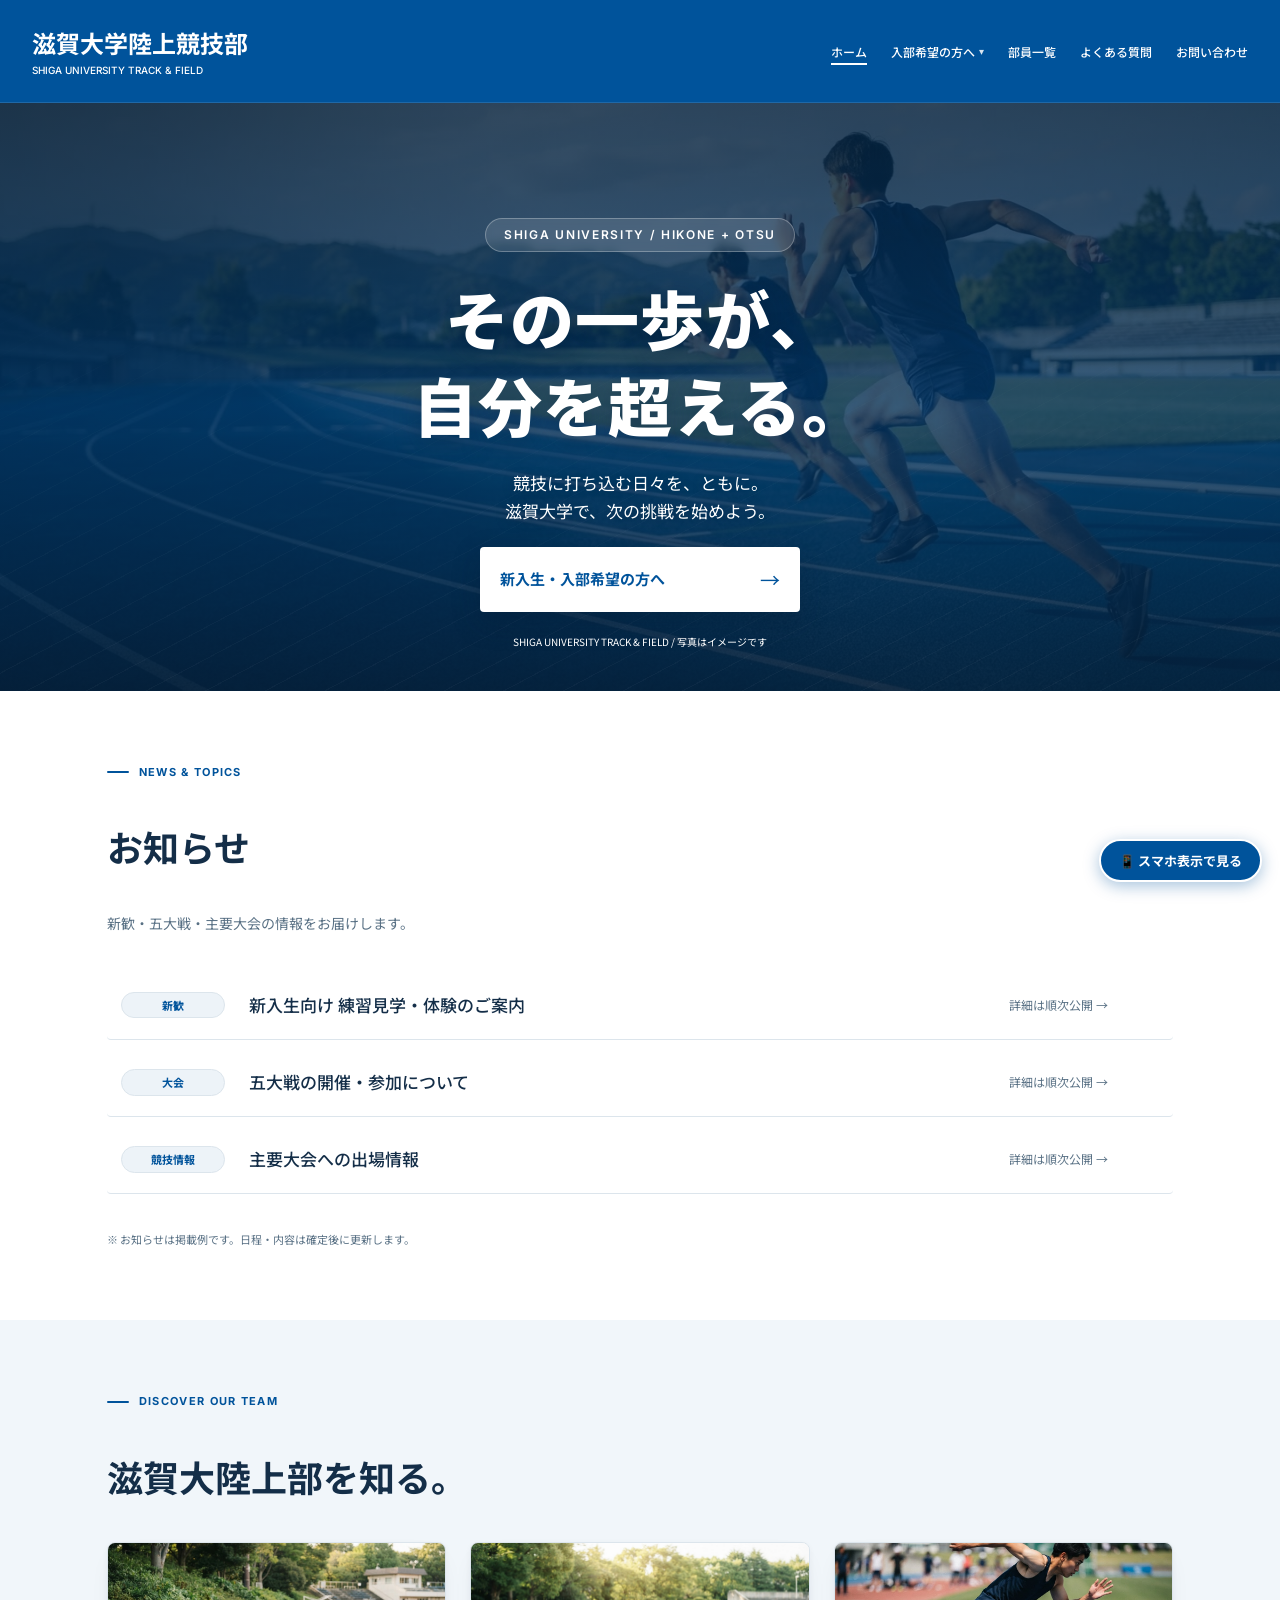
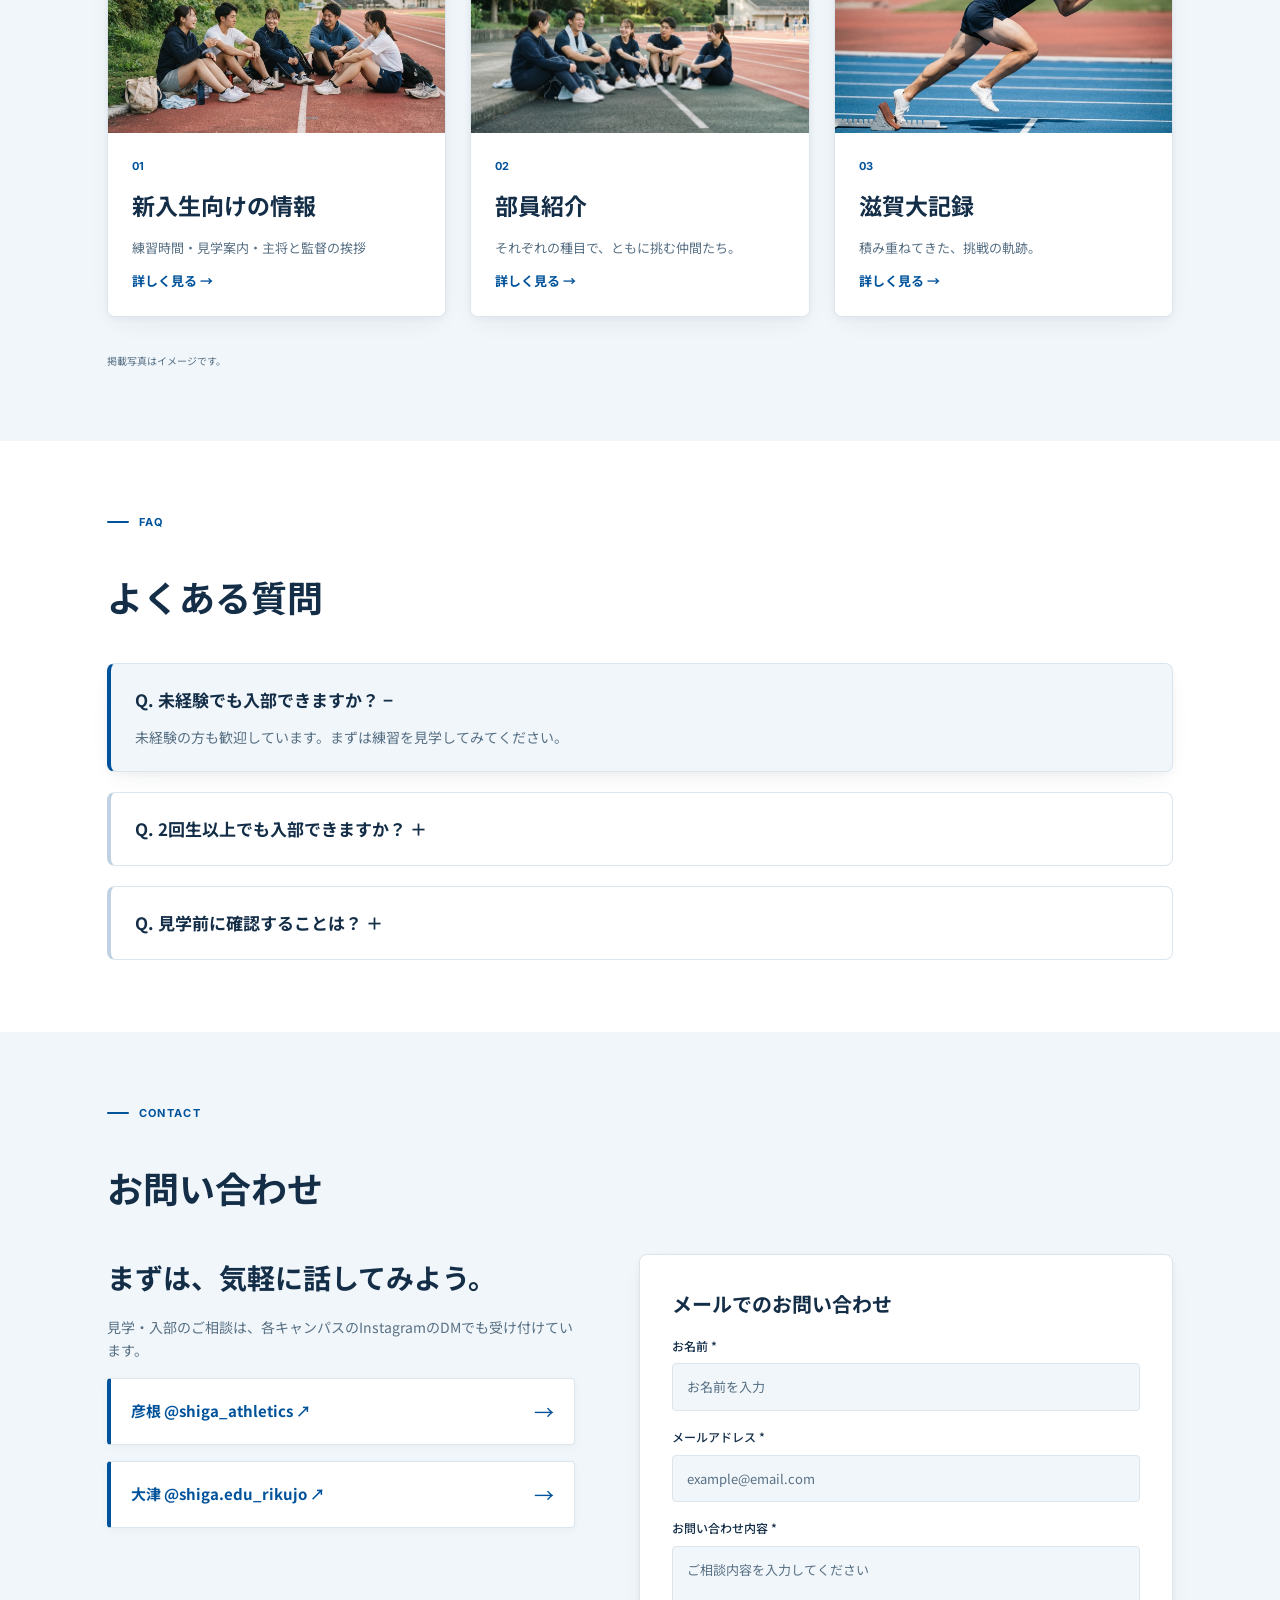
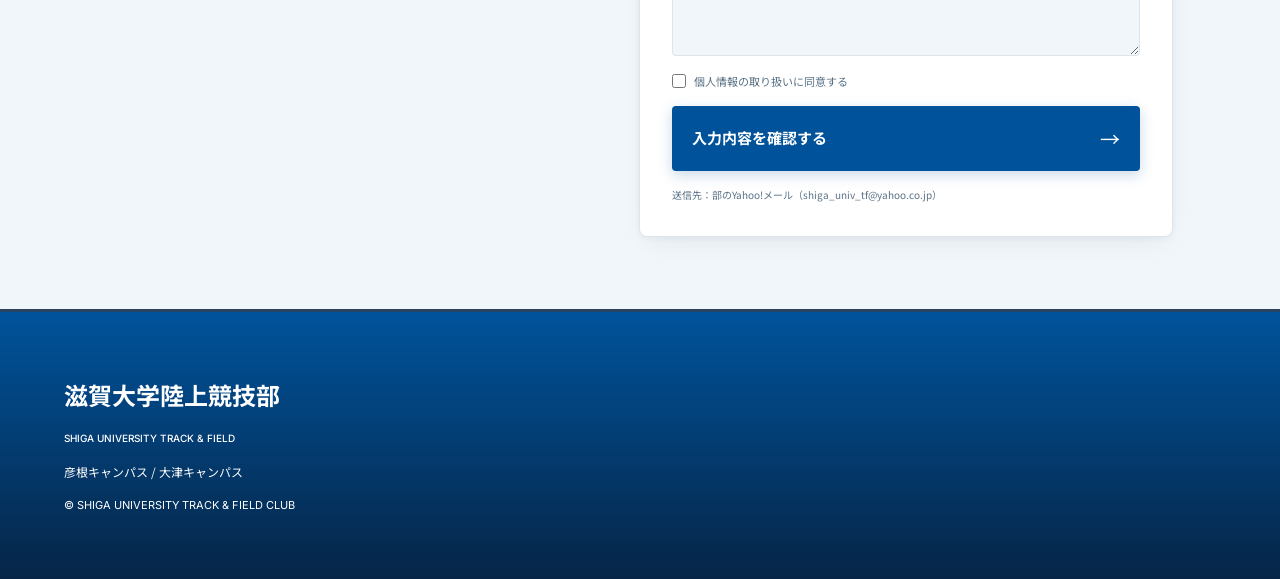
<file: index.html>
<!DOCTYPE html>
<html lang="ja">

<head>
  <meta charset="UTF-8" />
  <meta name="viewport" content="width=device-width, initial-scale=1.0, viewport-fit=cover" />
  <meta name="theme-color" content="#00539b" />
  <title>滋賀大学陸上競技部｜SHIGA UNIVERSITY TRACK &amp; FIELD</title>
  <meta name="description"
    content="滋賀大学陸上競技部（彦根キャンパス・大津キャンパス）の公式ウェブサイトです。お知らせ、新入生向けの情報、部員紹介、滋賀大記録、よくある質問、お問い合わせを掲載しています。" />
  <link rel="preconnect" href="https://fonts.googleapis.com" />
  <link rel="preconnect" href="https://fonts.gstatic.com" crossorigin />
  <link rel="stylesheet"
    href="https://fonts.googleapis.com/css2?family=Inter:wght@400;500;700&family=Noto+Sans+JP:wght@400;500;700;900&display=swap" />
  <link rel="stylesheet" href="style.css" />
</head>

<body>
  <a href="#main-content" class="skip-link">メインコンテンツへ移動</a>
  <div class="page-wrapper">

    <!-- ==================== Header ==================== -->
    <header class="site-header">
      <div class="header-inner">
        <a href="index.html" class="home-link">
          <span class="home-link-jp">滋賀大学陸上競技部</span>
          <span class="home-link-en">SHIGA UNIVERSITY TRACK &amp; FIELD</span>
        </a>

        <!-- スマホ用メニューボタン -->
        <button type="button" id="menu-btn" class="menu-btn" aria-expanded="false" aria-controls="header-nav" aria-label="メニューを開閉">
          <span class="menu-btn-icon" id="menu-btn-icon" aria-hidden="true">☰</span>
          <span class="menu-btn-label" aria-hidden="true">MENU</span>
        </button>

        <!-- ナビゲーション -->
        <nav id="header-nav" class="header-nav" aria-label="メインナビゲーション">
          <a href="index.html" aria-current="page">ホーム</a>
          <div class="nav-dropdown">
            <a href="recruit.html" class="nav-dropdown-trigger">入部希望の方へ</a>
            <div class="nav-dropdown-menu" aria-label="入部希望の方へ サブメニュー">
              <a href="recruit.html#practice">活動時間・場所</a>
              <a href="recruit.html#greetings">主将・監督メッセージ</a>
            </div>
          </div>
          <a href="members.html">部員一覧</a>
          <a href="#faq">よくある質問</a>
          <a href="#contact">お問い合わせ</a>
        </nav>
      </div>
    </header>

    <main id="main-content" tabindex="-1">
      <!-- ==================== Hero ==================== -->
      <section class="hero-section">
        <div class="hero-bg" aria-hidden="true">
          <picture>
            <source media="(max-width: 768px)" srcset="assets/hero-sp.png" />
            <img src="assets/hero-pc.png" alt="" fetchpriority="high" decoding="async" />
          </picture>
          <div class="hero-bg-overlay"></div>
        </div>

        <p class="hero-eyebrow">SHIGA UNIVERSITY / HIKONE + OTSU</p>

        <h1 class="hero-heading">
          <span class="heading-line">その一歩が、</span>
          <span class="heading-line">自分を超える。</span>
        </h1>

        <div class="hero-lead">
          <p>競技に打ち込む日々を、ともに。</p>
          <p>滋賀大学で、次の挑戦を始めよう。</p>
        </div>

        <a href="recruit.html" class="hero-cta">
          <span class="hero-cta-label">新入生・入部希望の方へ</span>
          <span class="hero-cta-arrow" aria-hidden="true">→</span>
        </a>

        <p class="hero-note">SHIGA UNIVERSITY TRACK &amp; FIELD / 写真はイメージです</p>
      </section>

      <!-- ==================== News ==================== -->
      <section id="news" class="top-section top-section--white">
        <p class="section-eyebrow">NEWS &amp; TOPICS</p>
        <h2 class="section-heading">お知らせ</h2>
        <p class="section-sublead">新歓・五大戦・主要大会の情報をお届けします。</p>

        <div id="top-news-list" class="news-list">
          <a href="recruit.html" class="news-row">
            <span class="news-cat">新歓</span>
            <span class="news-title">新入生向け 練習見学・体験のご案内</span>
            <span class="news-status">詳細は順次公開 →</span>
          </a>

          <a href="recruit.html" class="news-row">
            <span class="news-cat">大会</span>
            <span class="news-title">五大戦の開催・参加について</span>
            <span class="news-status">詳細は順次公開 →</span>
          </a>

          <a href="records.html" class="news-row">
            <span class="news-cat">競技情報</span>
            <span class="news-title">主要大会への出場情報</span>
            <span class="news-status">詳細は順次公開 →</span>
          </a>
        </div>

        <p class="news-footnote">※ お知らせは掲載例です。日程・内容は確定後に更新します。</p>
      </section>

      <!-- ==================== Explore ==================== -->
      <section id="explore" class="top-section top-section--pale">
        <p class="section-eyebrow">DISCOVER OUR TEAM</p>
        <h2 class="section-heading">滋賀大陸上部を知る。</h2>

        <div class="explore-grid">
          <!-- 01 新入生向けの情報 -->
          <a href="recruit.html" class="explore-card">
            <div class="explore-card-img-wrap">
              <img src="assets/explore-01.png" alt="新入生向けの情報（イメージ）" loading="lazy" decoding="async" />
            </div>
            <div class="explore-card-body">
              <span class="explore-card-num">01</span>
              <h3 class="explore-card-title">新入生向けの情報</h3>
              <p class="explore-card-desc">練習時間・見学案内・主将と監督の挨拶</p>
              <span class="explore-card-link">詳しく見る <span aria-hidden="true">→</span></span>
            </div>
          </a>

          <!-- 02 部員紹介 -->
          <a href="members.html" class="explore-card">
            <div class="explore-card-img-wrap">
              <img src="assets/explore-02.png" alt="部員紹介（イメージ）" loading="lazy" decoding="async" />
            </div>
            <div class="explore-card-body">
              <span class="explore-card-num">02</span>
              <h3 class="explore-card-title">部員紹介</h3>
              <p class="explore-card-desc">それぞれの種目で、ともに挑む仲間たち。</p>
              <span class="explore-card-link">詳しく見る <span aria-hidden="true">→</span></span>
            </div>
          </a>

          <!-- 03 滋賀大記録 -->
          <a href="records.html" class="explore-card">
            <div class="explore-card-img-wrap">
              <img src="assets/explore-03.png" alt="滋賀大記録（イメージ）" loading="lazy" decoding="async" />
            </div>
            <div class="explore-card-body">
              <span class="explore-card-num">03</span>
              <h3 class="explore-card-title">滋賀大記録</h3>
              <p class="explore-card-desc">積み重ねてきた、挑戦の軌跡。</p>
              <span class="explore-card-link">詳しく見る <span aria-hidden="true">→</span></span>
            </div>
          </a>
        </div>

        <p class="explore-footnote">掲載写真はイメージです。</p>
      </section>

      <!-- ==================== FAQ ==================== -->
      <section id="faq" class="top-section top-section--white">
        <p class="section-eyebrow">FAQ</p>
        <h2 class="section-heading">よくある質問</h2>

        <div class="faq-stack">
          <!-- 質問 1（初期状態：開） -->
          <div class="faq-box is-open" data-faq-box>
            <button type="button" class="faq-trigger" aria-expanded="true" aria-controls="faq-ans-1" data-faq-question="Q.  未経験でも入部できますか？"
             >Q. 未経験でも入部できますか？ −</button>
            <p id="faq-ans-1" class="faq-answer">未経験の方も歓迎しています。まずは練習を見学してみてください。</p>
          </div>

          <!-- 質問 2（初期状態：閉） -->
          <div class="faq-box" data-faq-box>
            <button type="button" class="faq-trigger" aria-expanded="false" aria-controls="faq-ans-2" data-faq-question="Q.  2回生以上でも入部できますか？"
             >Q. 2回生以上でも入部できますか？ ＋</button>
            <p id="faq-ans-2" class="faq-answer" hidden="until-found">2回生以上の方も歓迎しています。学年を問わず、いつでも見学・入部のご相談を受け付けています。</p>
          </div>

          <!-- 質問 3（初期状態：閉） -->
          <div class="faq-box" data-faq-box>
            <button type="button" class="faq-trigger" aria-expanded="false" aria-controls="faq-ans-3" data-faq-question="Q.  見学前に確認することは？"
             >Q. 見学前に確認することは？ ＋</button>
            <p id="faq-ans-3" class="faq-answer" hidden="until-found">新入生向けの情報ページで各キャンパスの練習時間・場所をご確認のうえ、InstagramのDMまたは下記フォームからお気軽にご連絡ください。</p>
          </div>
        </div>
      </section>

      <!-- ==================== Contact ==================== -->
      <section id="contact" class="top-section top-section--pale">
        <p class="section-eyebrow">CONTACT</p>
        <h2 class="section-heading">お問い合わせ</h2>

        <div class="contact-columns">
          <!-- 左カラム：Instagramから相談 -->
          <div class="contact-insta-col">
            <h3 class="contact-insta-title">まずは、気軽に話してみよう。</h3>
            <p class="contact-insta-desc">見学・入部のご相談は、各キャンパスのInstagramのDMでも受け付けています。</p>

            <a href="https://www.instagram.com/shiga_athletics/" target="_blank" rel="noopener noreferrer"
              class="insta-link-btn">
              <span class="insta-link-text">彦根 @shiga_athletics ↗</span>
              <span class="insta-link-arrow" aria-hidden="true">→</span>
            </a>

            <a href="https://www.instagram.com/shiga.edu_rikujo/" target="_blank" rel="noopener noreferrer"
              class="insta-link-btn">
              <span class="insta-link-text">大津 @shiga.edu_rikujo ↗</span>
              <span class="insta-link-arrow" aria-hidden="true">→</span>
            </a>
          </div>

          <!-- 右カラム：メールフォーム -->
          <div class="contact-form-col">
            <h3 id="contact-form-title" class="contact-form-title">メールでのお問い合わせ</h3>

            <!-- ① 入力フォーム画面 -->
            <form id="contact-form" class="contact-form" aria-labelledby="contact-form-title" novalidate>
              <div class="form-field">
                <label for="contact-name" class="form-label">お名前 <span aria-hidden="true">*</span></label>
                <input type="text" id="contact-name" name="name" class="form-input" placeholder="お名前を入力"
                  autocomplete="name" enterkeyhint="next" data-error="err-name" aria-invalid="false" required
                  />
                <span id="err-name" class="field-error">お名前を入力してください。</span>
              </div>

              <div class="form-field">
                <label for="contact-email" class="form-label">メールアドレス <span aria-hidden="true">*</span></label>
                <input type="email" id="contact-email" name="email" class="form-input" placeholder="example@email.com"
                  autocomplete="email" inputmode="email" autocorrect="off" autocapitalize="none" spellcheck="false"
                  enterkeyhint="next" data-error="err-email" aria-invalid="false" required />
                <span id="err-email" class="field-error">有効なメールアドレスを入力してください。</span>
              </div>

              <div class="form-field">
                <label for="contact-message" class="form-label">お問い合わせ内容 <span aria-hidden="true">*</span></label>
                <textarea id="contact-message" name="message" class="form-textarea" placeholder="ご相談内容を入力してください"
                  data-error="err-message" aria-invalid="false" required></textarea>
                <span id="err-message" class="field-error">お問い合わせ内容を入力してください。</span>
              </div>

              <div class="form-field">
                <label class="consent-label">
                  <input type="checkbox" id="contact-consent" data-error="err-consent" aria-invalid="false" required />
                  <span>個人情報の取り扱いに同意する</span>
                </label>
                <span id="err-consent" class="field-error">送信には個人情報の取り扱いへの同意が必要です。</span>
              </div>

              <button type="submit" class="form-submit-btn">
                <span class="form-submit-label">入力内容を確認する</span>
                <span class="form-submit-arrow" aria-hidden="true">→</span>
              </button>

              <p class="form-dest-note">送信先：部のYahoo!メール（shiga_univ_tf@yahoo.co.jp）</p>
            </form>

            <!-- ② 入力内容の確認画面 -->
            <div id="form-confirm-view" class="form-confirm-view" aria-live="polite">
              <p id="form-confirm-heading" class="confirm-lead" tabindex="-1">以下の内容で送信します。よろしければ「送信する」を押してください。</p>
              <div class="confirm-box">
                <div class="confirm-item">
                  <strong>お名前</strong>
                  <span id="confirm-name-val"></span>
                </div>
                <div class="confirm-item">
                  <strong>メールアドレス</strong>
                  <span id="confirm-email-val"></span>
                </div>
                <div class="confirm-item">
                  <strong>お問い合わせ内容</strong>
                  <span id="confirm-message-val" class="confirm-item-multiline"></span>
                </div>
              </div>
              <div class="confirm-actions">
                <button type="button" id="btn-back-edit" class="btn-secondary">修正する</button>
                <button type="button" id="btn-send-final" class="form-submit-btn">
                  <span class="form-submit-label">送信する</span>
                  <span class="form-submit-arrow" aria-hidden="true">→</span>
                </button>
              </div>
              <p class="form-dest-note">送信先：部のYahoo!メール（shiga_univ_tf@yahoo.co.jp）</p>
            </div>

            <!-- ③ 送信完了・失敗表示画面 -->
            <div id="form-result-view" class="form-result-view" aria-live="polite">
              <div id="form-result-banner" class="status-banner" role="status" tabindex="-1"></div>
              <button type="button" id="btn-reset-form" class="btn-secondary">新しいお問い合わせを入力する</button>
            </div>
          </div>
        </div>
      </section>
    </main>

    <!-- ==================== Footer ==================== -->
    <footer class="site-footer">
      <div class="footer-inner">
        <p class="footer-title-jp">滋賀大学陸上競技部</p>
        <p class="footer-title-en">SHIGA UNIVERSITY TRACK &amp; FIELD</p>
        <p class="footer-campus">彦根キャンパス / 大津キャンパス</p>
        <p class="footer-copy">© SHIGA UNIVERSITY TRACK &amp; FIELD CLUB</p>
      </div>
    </footer>

  </div>

  <!-- ==================== スマホ表示プレビュー確認ボタン ==================== -->
  <button type="button" id="mobile-preview-btn" class="mobile-preview-fab" title="スマホ版（iPhone実画面サイズ）での見え方を確認します">
    <span aria-hidden="true">📱</span> スマホ表示で見る
  </button>
  <!-- 中身は app.js が iPhone 実機プレビューとして生成する -->
  <dialog id="mobile-preview-modal" class="mobile-preview-modal" aria-label="スマホ表示プレビュー" closedby="any"></dialog>

  <script src="data.js"></script>
  <script src="app.js"></script>
</body>

</html>
</file>
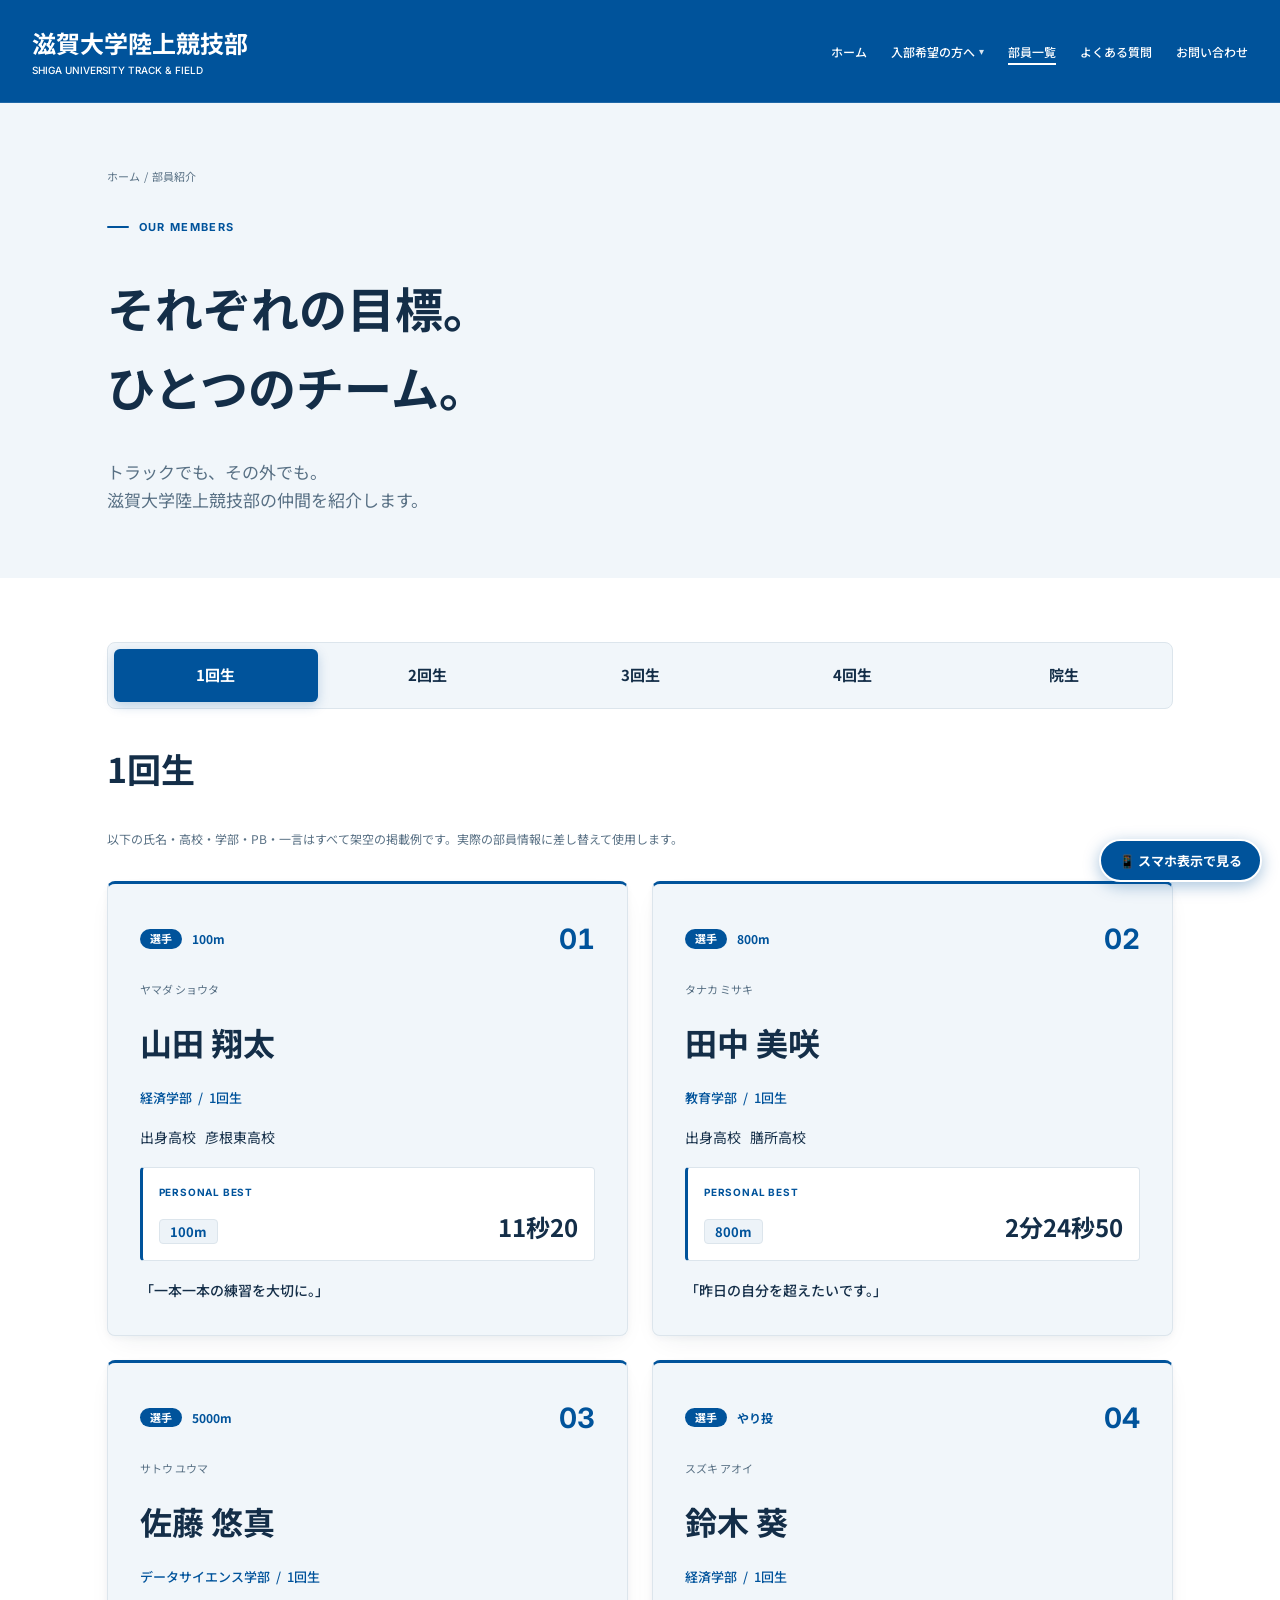
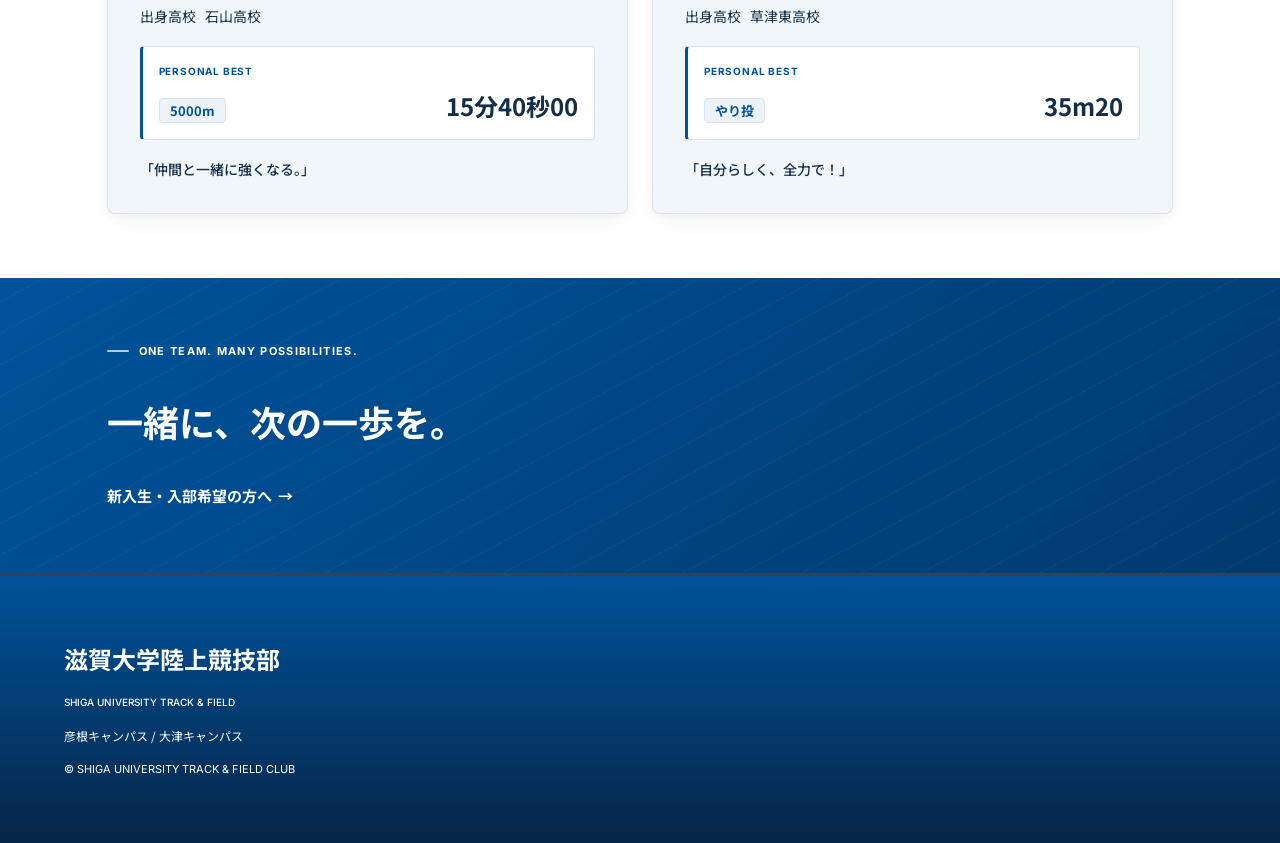
<file: members.html>
<!DOCTYPE html>
<html lang="ja">

<head>
  <meta charset="UTF-8" />
  <meta name="viewport" content="width=device-width, initial-scale=1.0, viewport-fit=cover" />
  <meta name="theme-color" content="#00539b" />
  <title>部員紹介｜滋賀大学陸上競技部</title>
  <meta name="description"
    content="滋賀大学陸上競技部の部員紹介ページです。1〜4回生・大学院生のプロフィール（種目・氏名・学部・出身高校・自己ベスト・一言）を掲載しています。" />
  <link rel="preconnect" href="https://fonts.googleapis.com" />
  <link rel="preconnect" href="https://fonts.gstatic.com" crossorigin />
  <link rel="stylesheet"
    href="https://fonts.googleapis.com/css2?family=Inter:wght@400;500;700&family=Noto+Sans+JP:wght@400;500;700;900&display=swap" />
  <link rel="stylesheet" href="style.css" />
</head>

<body>
  <a href="#main-content" class="skip-link">メインコンテンツへ移動</a>
  <div class="page-wrapper">

    <!-- ==================== Header ==================== -->
    <header class="site-header">
      <div class="header-inner">
        <a href="index.html" class="home-link">
          <span class="home-link-jp">滋賀大学陸上競技部</span>
          <span class="home-link-en">SHIGA UNIVERSITY TRACK &amp; FIELD</span>
        </a>

        <!-- スマホ用メニューボタン -->
        <button type="button" id="menu-btn" class="menu-btn" aria-expanded="false" aria-controls="header-nav" aria-label="メニューを開閉">
          <span class="menu-btn-icon" id="menu-btn-icon" aria-hidden="true">☰</span>
          <span class="menu-btn-label" aria-hidden="true">MENU</span>
        </button>

        <!-- ナビゲーション -->
        <nav id="header-nav" class="header-nav" aria-label="メインナビゲーション">
          <a href="index.html">ホーム</a>
          <div class="nav-dropdown">
            <a href="recruit.html" class="nav-dropdown-trigger">入部希望の方へ</a>
            <div class="nav-dropdown-menu" aria-label="入部希望の方へ サブメニュー">
              <a href="recruit.html#practice">活動時間・場所</a>
              <a href="recruit.html#greetings">主将・監督メッセージ</a>
            </div>
          </div>
          <a href="members.html" aria-current="page">部員一覧</a>
          <a href="index.html#faq">よくある質問</a>
          <a href="index.html#contact">お問い合わせ</a>
        </nav>
      </div>
    </header>

    <main id="main-content" tabindex="-1">
      <!-- ==================== Intro ==================== -->
      <section class="subpage-section subpage-section--pale">
        <nav class="breadcrumb-line" aria-label="パンくずリスト"><a href="index.html">ホーム</a>  /  部員紹介</nav>
        <p class="section-eyebrow">OUR MEMBERS</p>

        <h1 class="subpage-heading subpage-heading--large">
          <span class="heading-line">それぞれの目標。</span>
          <span class="heading-line">ひとつのチーム。</span>
        </h1>

        <div class="subpage-lead">
          <p>トラックでも、その外でも。</p>
          <p>滋賀大学陸上競技部の仲間を紹介します。</p>
        </div>
      </section>

      <!-- ==================== Members ==================== -->
      <section class="subpage-section subpage-section--white">
        <!-- 学年タブ -->
        <div class="grade-tabs" role="tablist" aria-label="学年切り替え">
          <button type="button" id="tab-grade-1" class="grade-tab is-active" role="tab" aria-selected="true" data-grade-tab="1回生"
           >
            <span>1回生</span>
          </button>
          <button type="button" id="tab-grade-2" class="grade-tab" role="tab" aria-selected="false" tabindex="-1" data-grade-tab="2回生"
           >
            <span>2回生</span>
          </button>
          <button type="button" id="tab-grade-3" class="grade-tab" role="tab" aria-selected="false" tabindex="-1" data-grade-tab="3回生"
           >
            <span>3回生</span>
          </button>
          <button type="button" id="tab-grade-4" class="grade-tab" role="tab" aria-selected="false" tabindex="-1" data-grade-tab="4回生"
           >
            <span>4回生</span>
          </button>
          <button type="button" id="tab-grade-grad" class="grade-tab" role="tab" aria-selected="false" tabindex="-1" data-grade-tab="院生"
           >
            <span>院生</span>
          </button>
        </div>

        <div id="members-panel" class="tabs-panel-stack" role="tabpanel" aria-labelledby="tab-grade-1">
          <h2 id="members-grade-heading" class="subpage-sec-title">1回生</h2>

          <p class="members-disclaimer">
            以下の氏名・高校・学部・PB・一言はすべて架空の掲載例です。実際の部員情報に差し替えて使用します。
          </p>

          <!-- 部員カード一覧（初期表示：1回生、タブ切り替え時にapp.jsが再描画） -->
          <div id="members-cards-grid" class="members-cards-grid">
          <!-- 01 山田 翔太 -->
          <article class="member-card">
            <div class="member-card-top">
              <div class="member-card-tags">
                <span class="member-role-badge member-role-badge--athlete">選手</span>
                <p class="member-event-tag">100m</p>
              </div>
              <p class="member-num">01</p>
            </div>
            <p class="member-kana">ヤマダ ショウタ</p>
            <h3 class="member-name">山田 翔太</h3>
            <p class="member-faculty">経済学部  /  1回生</p>
            <div class="member-details">
              <p>出身高校   彦根東高校</p>
            </div>
            <div class="member-pb-box">
              <p class="member-pb-label">PERSONAL BEST</p>
              <dl class="member-pb-list">
                <div class="member-pb-item">
                  <dt class="member-pb-event">100m</dt>
                  <dd class="member-pb-value">11秒20</dd>
                </div>
              </dl>
            </div>
            <p class="member-comment">「一本一本の練習を大切に。」</p>
          </article>

          <!-- 02 田中 美咲 -->
          <article class="member-card">
            <div class="member-card-top">
              <div class="member-card-tags">
                <span class="member-role-badge member-role-badge--athlete">選手</span>
                <p class="member-event-tag">800m</p>
              </div>
              <p class="member-num">02</p>
            </div>
            <p class="member-kana">タナカ ミサキ</p>
            <h3 class="member-name">田中 美咲</h3>
            <p class="member-faculty">教育学部  /  1回生</p>
            <div class="member-details">
              <p>出身高校   膳所高校</p>
            </div>
            <div class="member-pb-box">
              <p class="member-pb-label">PERSONAL BEST</p>
              <dl class="member-pb-list">
                <div class="member-pb-item">
                  <dt class="member-pb-event">800m</dt>
                  <dd class="member-pb-value">2分24秒50</dd>
                </div>
              </dl>
            </div>
            <p class="member-comment">「昨日の自分を超えたいです。」</p>
          </article>

          <!-- 03 佐藤 悠真 -->
          <article class="member-card">
            <div class="member-card-top">
              <div class="member-card-tags">
                <span class="member-role-badge member-role-badge--athlete">選手</span>
                <p class="member-event-tag">5000m</p>
              </div>
              <p class="member-num">03</p>
            </div>
            <p class="member-kana">サトウ ユウマ</p>
            <h3 class="member-name">佐藤 悠真</h3>
            <p class="member-faculty">データサイエンス学部  /  1回生</p>
            <div class="member-details">
              <p>出身高校   石山高校</p>
            </div>
            <div class="member-pb-box">
              <p class="member-pb-label">PERSONAL BEST</p>
              <dl class="member-pb-list">
                <div class="member-pb-item">
                  <dt class="member-pb-event">5000m</dt>
                  <dd class="member-pb-value">15分40秒00</dd>
                </div>
              </dl>
            </div>
            <p class="member-comment">「仲間と一緒に強くなる。」</p>
          </article>

          <!-- 04 鈴木 葵 -->
          <article class="member-card">
            <div class="member-card-top">
              <div class="member-card-tags">
                <span class="member-role-badge member-role-badge--athlete">選手</span>
                <p class="member-event-tag">やり投</p>
              </div>
              <p class="member-num">04</p>
            </div>
            <p class="member-kana">スズキ アオイ</p>
            <h3 class="member-name">鈴木 葵</h3>
            <p class="member-faculty">経済学部  /  1回生</p>
            <div class="member-details">
              <p>出身高校   草津東高校</p>
            </div>
            <div class="member-pb-box">
              <p class="member-pb-label">PERSONAL BEST</p>
              <dl class="member-pb-list">
                <div class="member-pb-item">
                  <dt class="member-pb-event">やり投</dt>
                  <dd class="member-pb-value">35m20</dd>
                </div>
              </dl>
            </div>
            <p class="member-comment">「自分らしく、全力で！」</p>
          </article>
        </div>
        </div>
      </section>

      <!-- ==================== Team Invitation ==================== -->
      <section class="subpage-section subpage-section--blue">
        <p class="blue-sec-eyebrow">ONE TEAM. MANY POSSIBILITIES.</p>
        <h2 class="blue-sec-heading blue-sec-heading--members">一緒に、次の一歩を。</h2>
        <a href="recruit.html" class="blue-sec-inline-link">新入生・入部希望の方へ  →</a>
      </section>
    </main>

    <!-- ==================== Footer ==================== -->
    <footer class="site-footer">
      <div class="footer-inner">
        <p class="footer-title-jp">滋賀大学陸上競技部</p>
        <p class="footer-title-en">SHIGA UNIVERSITY TRACK &amp; FIELD</p>
        <p class="footer-campus">彦根キャンパス / 大津キャンパス</p>
        <p class="footer-copy">© SHIGA UNIVERSITY TRACK &amp; FIELD CLUB</p>
      </div>
    </footer>

  </div>

  <!-- ==================== スマホ表示プレビュー確認ボタン ==================== -->
  <button type="button" id="mobile-preview-btn" class="mobile-preview-fab" title="スマホ版（iPhone実画面サイズ）での見え方を確認します">
    <span aria-hidden="true">📱</span> スマホ表示で見る
  </button>
  <!-- 中身は app.js が iPhone 実機プレビューとして生成する -->
  <dialog id="mobile-preview-modal" class="mobile-preview-modal" aria-label="スマホ表示プレビュー" closedby="any"></dialog>

  <script src="data.js"></script>
  <script src="app.js"></script>
</body>

</html>
</file>
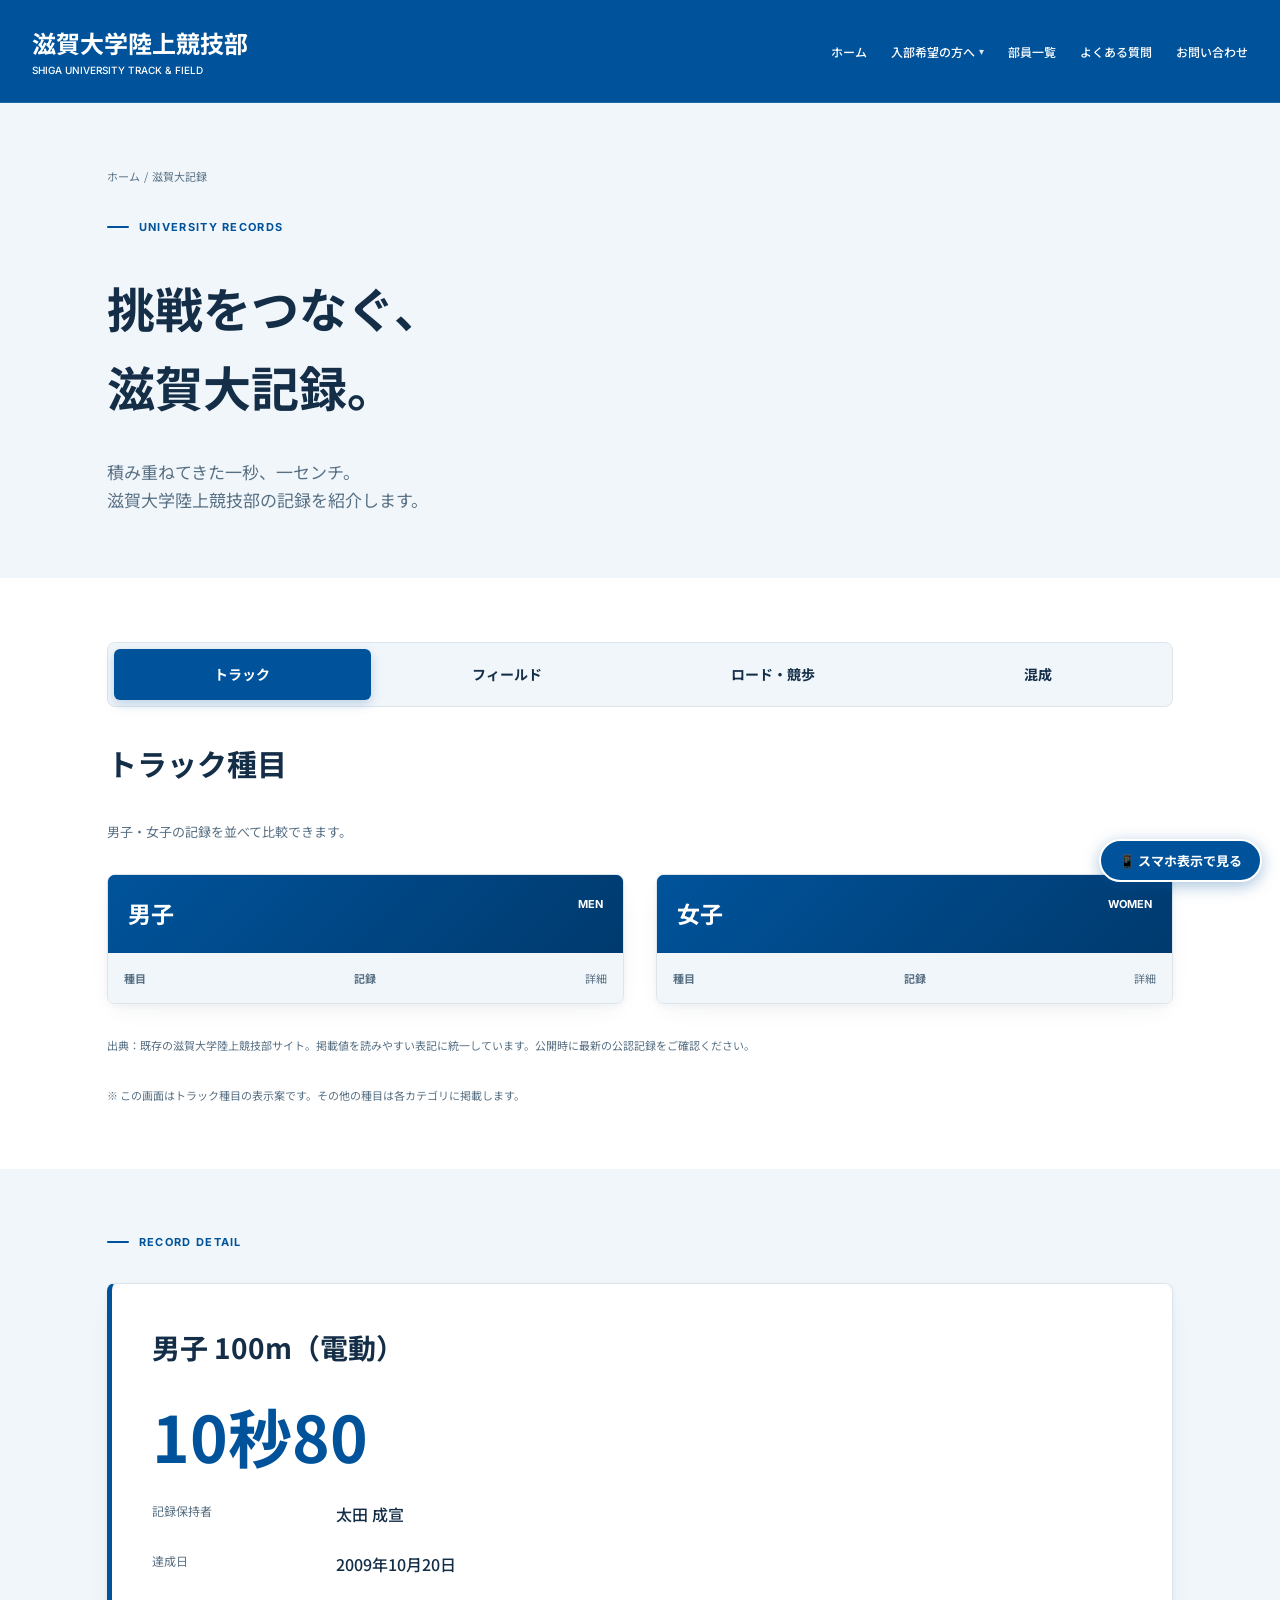
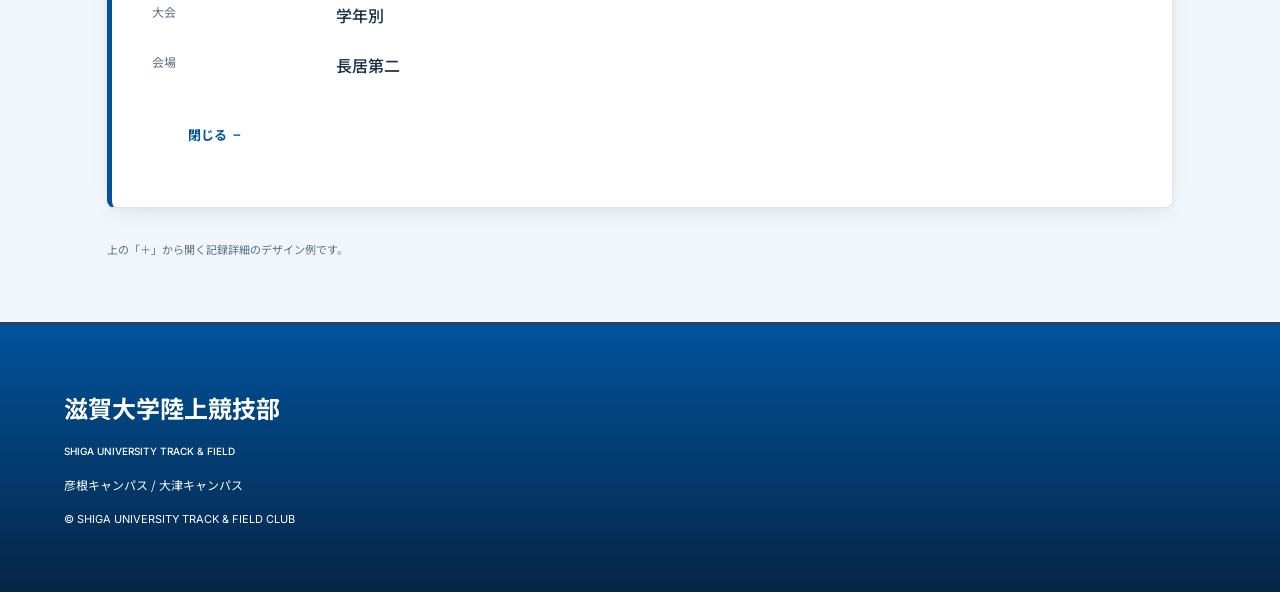
<file: records.html>
<!DOCTYPE html>
<html lang="ja">

<head>
  <meta charset="UTF-8" />
  <meta name="viewport" content="width=device-width, initial-scale=1.0, viewport-fit=cover" />
  <meta name="theme-color" content="#00539b" />
  <title>滋賀大記録｜滋賀大学陸上競技部</title>
  <meta name="description"
    content="滋賀大学陸上競技部の滋賀大記録（歴代記録）ページです。トラック、フィールド、ロード・競歩、混成の各カテゴリ別に男子・女子の記録と保持者・達成日・大会・会場を掲載しています。" />
  <link rel="preconnect" href="https://fonts.googleapis.com" />
  <link rel="preconnect" href="https://fonts.gstatic.com" crossorigin />
  <link rel="stylesheet"
    href="https://fonts.googleapis.com/css2?family=Inter:wght@400;500;700&family=Noto+Sans+JP:wght@400;500;700;900&display=swap" />
  <link rel="stylesheet" href="style.css" />
</head>

<body>
  <a href="#main-content" class="skip-link">メインコンテンツへ移動</a>
  <div class="page-wrapper">

    <!-- ==================== Header ==================== -->
    <header class="site-header">
      <div class="header-inner">
        <a href="index.html" class="home-link">
          <span class="home-link-jp">滋賀大学陸上競技部</span>
          <span class="home-link-en">SHIGA UNIVERSITY TRACK &amp; FIELD</span>
        </a>

        <!-- スマホ用メニューボタン -->
        <button type="button" id="menu-btn" class="menu-btn" aria-expanded="false" aria-controls="header-nav" aria-label="メニューを開閉">
          <span class="menu-btn-icon" id="menu-btn-icon" aria-hidden="true">☰</span>
          <span class="menu-btn-label" aria-hidden="true">MENU</span>
        </button>

        <!-- ナビゲーション -->
        <nav id="header-nav" class="header-nav" aria-label="メインナビゲーション">
          <a href="index.html">ホーム</a>
          <div class="nav-dropdown">
            <a href="recruit.html" class="nav-dropdown-trigger">入部希望の方へ</a>
            <div class="nav-dropdown-menu" aria-label="入部希望の方へ サブメニュー">
              <a href="recruit.html#practice">活動時間・場所</a>
              <a href="recruit.html#greetings">主将・監督メッセージ</a>
            </div>
          </div>
          <a href="members.html">部員一覧</a>
          <a href="index.html#faq">よくある質問</a>
          <a href="index.html#contact">お問い合わせ</a>
        </nav>
      </div>
    </header>

    <main id="main-content" tabindex="-1">
      <!-- ==================== Intro ==================== -->
      <section class="subpage-section subpage-section--pale">
        <nav class="breadcrumb-line" aria-label="パンくずリスト"><a href="index.html">ホーム</a>  /  滋賀大記録</nav>
        <p class="section-eyebrow">UNIVERSITY RECORDS</p>

        <h1 class="subpage-heading subpage-heading--large">
          <span class="heading-line">挑戦をつなぐ、</span>
          <span class="heading-line">滋賀大記録。</span>
        </h1>

        <div class="subpage-lead">
          <p>積み重ねてきた一秒、一センチ。</p>
          <p>滋賀大学陸上競技部の記録を紹介します。</p>
        </div>
      </section>

      <!-- ==================== Records ==================== -->
      <section class="subpage-section subpage-section--white">
        <!-- 種目カテゴリー切り替えタブ -->
        <div class="record-cat-tabs" role="tablist" aria-label="種目カテゴリー切り替え">
          <button type="button" id="tab-record-track" class="record-cat-tab is-active" role="tab" aria-selected="true"
            data-record-cat="track">
            <span>トラック</span>
          </button>
          <button type="button" id="tab-record-field" class="record-cat-tab" role="tab" aria-selected="false" tabindex="-1" data-record-cat="field"
           >
            <span>フィールド</span>
          </button>
          <button type="button" id="tab-record-road" class="record-cat-tab" role="tab" aria-selected="false" tabindex="-1" data-record-cat="road"
           >
            <span>ロード・競歩</span>
          </button>
          <button type="button" id="tab-record-combined" class="record-cat-tab" role="tab" aria-selected="false" tabindex="-1" data-record-cat="combined"
           >
            <span>混成</span>
          </button>
        </div>

        <div id="records-panel" class="tabs-panel-stack" role="tabpanel" aria-labelledby="tab-record-track">
        <h2 id="records-cat-heading" class="records-cat-heading">トラック種目</h2>

        <p class="records-layout-note records-layout-note--pc">
          男子・女子の記録を並べて比較できます。
        </p>
        <p class="records-layout-note records-layout-note--sp">
          スマホでは男女の表を縦に並べて表示します。
        </p>

        <!-- 男女の記録テーブル -->
        <div class="records-columns">
          <!-- 男子記録 -->
          <div class="records-col">
            <div class="records-col-head">
              <span class="records-col-head-jp">男子</span>
              <span class="records-col-head-en">MEN</span>
            </div>
            <div class="records-table-head">
              <span class="records-th-event">種目</span>
              <span class="records-th-val">記録</span>
              <span class="records-th-detail">詳細</span>
            </div>
            <div id="records-men-list" class="records-rows">
              <!-- app.js により描画 -->
            </div>
          </div>

          <!-- 女子記録 -->
          <div class="records-col">
            <div class="records-col-head">
              <span class="records-col-head-jp">女子</span>
              <span class="records-col-head-en">WOMEN</span>
            </div>
            <div class="records-table-head">
              <span class="records-th-event">種目</span>
              <span class="records-th-val">記録</span>
              <span class="records-th-detail">詳細</span>
            </div>
            <div id="records-women-list" class="records-rows">
              <!-- app.js により描画 -->
            </div>
          </div>
        </div>

        <p class="subpage-footnote">
          出典：既存の滋賀大学陸上競技部サイト。掲載値を読みやすい表記に統一しています。公開時に最新の公認記録をご確認ください。
        </p>
        <p class="subpage-footnote">
          ※ この画面はトラック種目の表示案です。その他の種目は各カテゴリに掲載します。
        </p>
        </div>
      </section>

      <!-- ==================== Record Detail ==================== -->
      <section id="record-detail-section" class="subpage-section subpage-section--pale">
        <p class="section-eyebrow">RECORD DETAIL</p>

        <div id="record-detail-card" class="record-detail-card">
          <h3 id="detail-event-title" class="record-detail-event">男子 100m（電動）</h3>
          <p id="detail-record-value" class="record-detail-value">10秒80</p>

          <div class="record-detail-row">
            <span class="record-detail-label">記録保持者</span>
            <span id="detail-holder" class="record-detail-data">太田 成宣</span>
          </div>

          <div class="record-detail-row">
            <span class="record-detail-label">達成日</span>
            <span id="detail-date" class="record-detail-data">2009年10月20日</span>
          </div>

          <div class="record-detail-row">
            <span class="record-detail-label">大会</span>
            <span id="detail-tournament" class="record-detail-data">学年別</span>
          </div>

          <div class="record-detail-row">
            <span class="record-detail-label">会場</span>
            <span id="detail-place" class="record-detail-data">長居第二</span>
          </div>

          <button type="button" id="detail-close-btn" class="record-detail-close">
            閉じる  −
          </button>
        </div>

        <p class="subpage-footnote">
          上の「＋」から開く記録詳細のデザイン例です。
        </p>
      </section>
    </main>

    <!-- ==================== Footer ==================== -->
    <footer class="site-footer">
      <div class="footer-inner">
        <p class="footer-title-jp">滋賀大学陸上競技部</p>
        <p class="footer-title-en">SHIGA UNIVERSITY TRACK &amp; FIELD</p>
        <p class="footer-campus">彦根キャンパス / 大津キャンパス</p>
        <p class="footer-copy">© SHIGA UNIVERSITY TRACK &amp; FIELD CLUB</p>
      </div>
    </footer>

  </div>

  <!-- ==================== スマホ表示プレビュー確認ボタン ==================== -->
  <button type="button" id="mobile-preview-btn" class="mobile-preview-fab" title="スマホ版（iPhone実画面サイズ）での見え方を確認します">
    <span aria-hidden="true">📱</span> スマホ表示で見る
  </button>
  <!-- 中身は app.js が iPhone 実機プレビューとして生成する -->
  <dialog id="mobile-preview-modal" class="mobile-preview-modal" aria-label="スマホ表示プレビュー" closedby="any"></dialog>

  <script src="data.js"></script>
  <script src="app.js"></script>
</body>

</html>
</file>
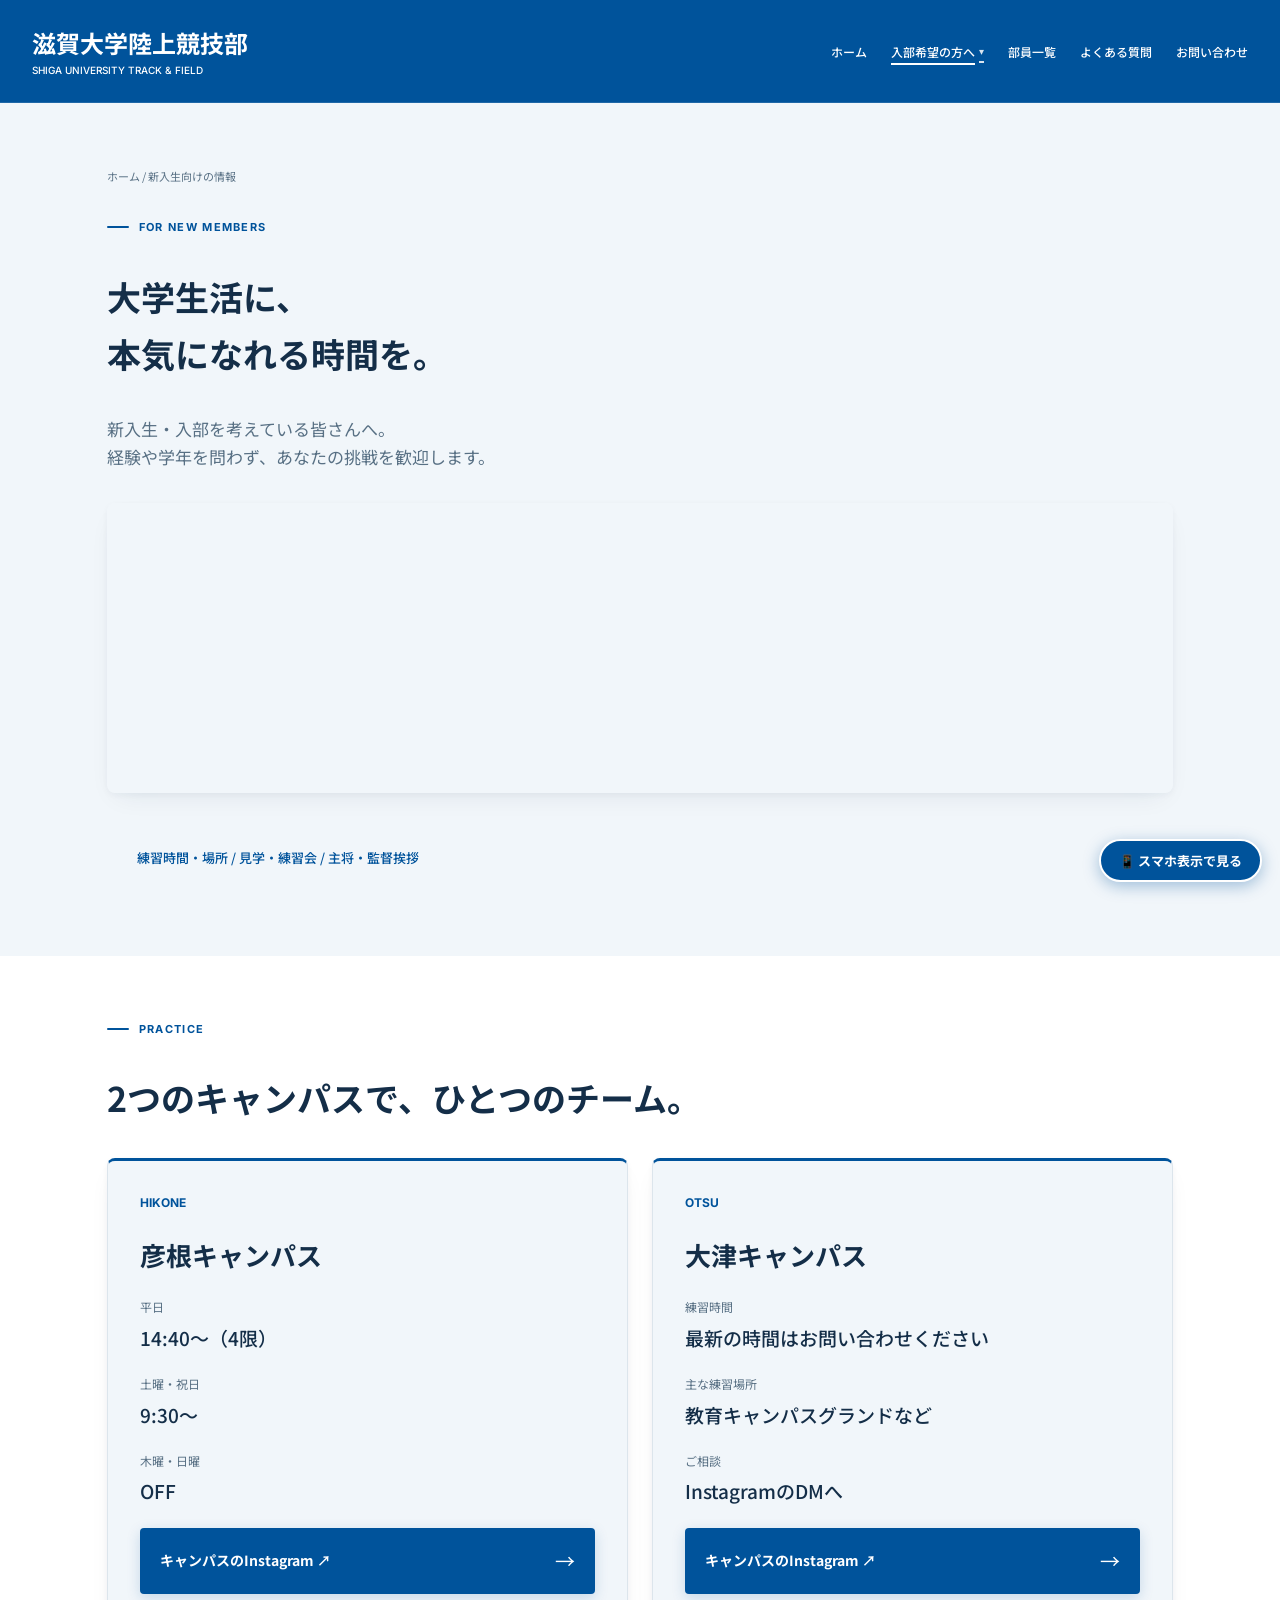
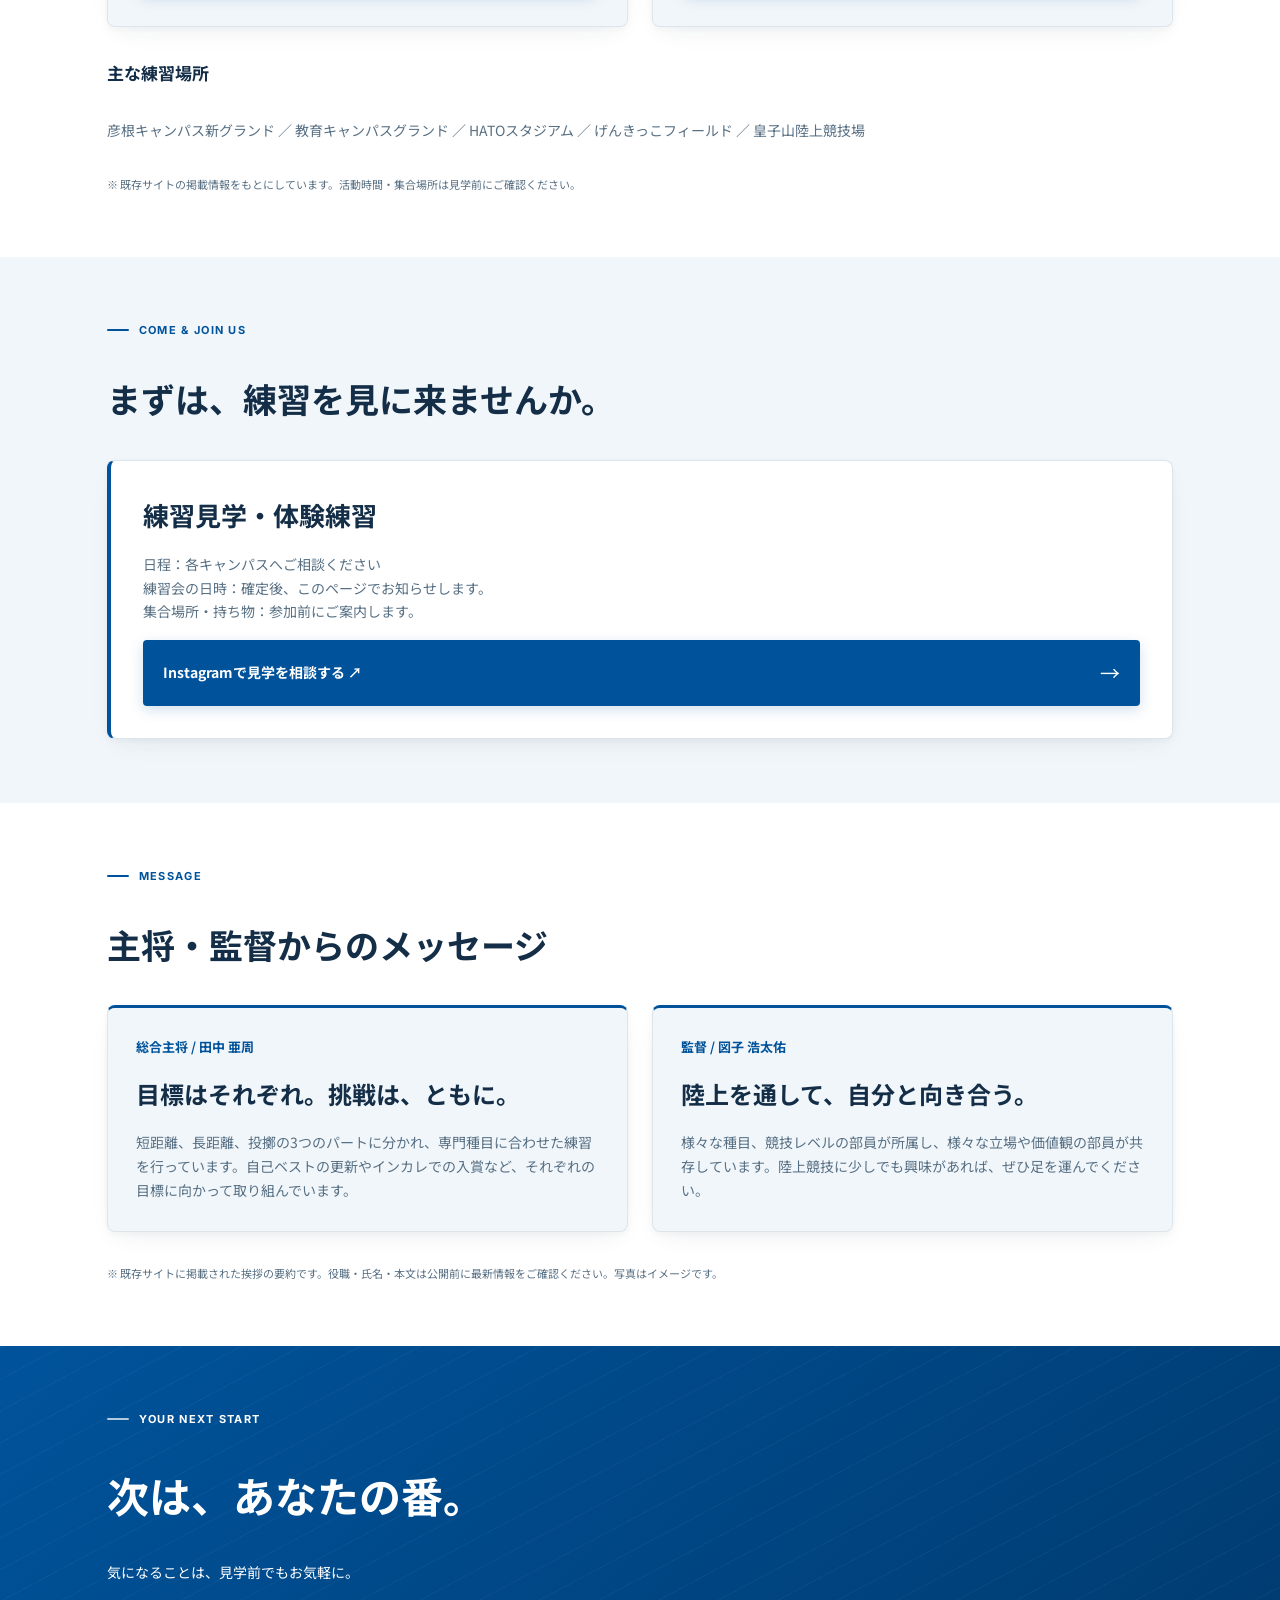
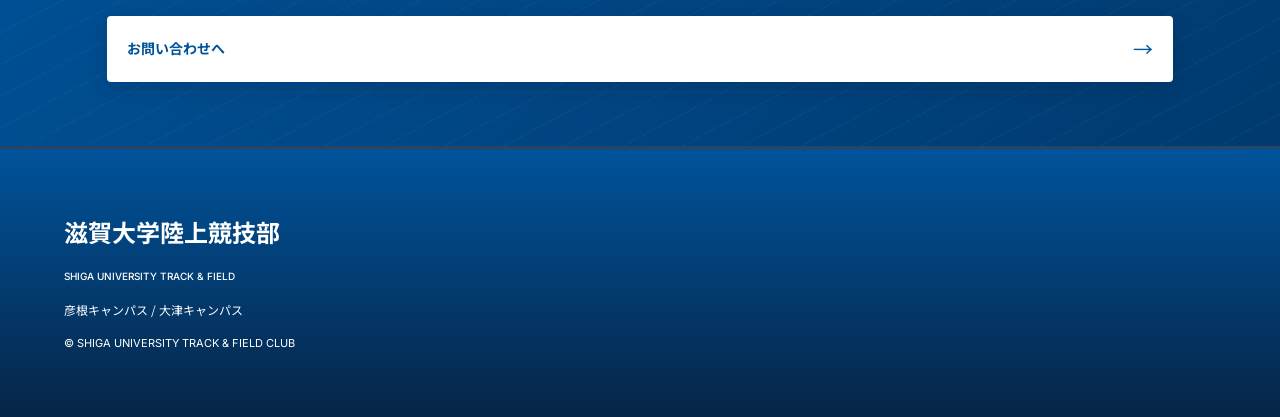
<file: recruit.html>
<!DOCTYPE html>
<html lang="ja">

<head>
  <meta charset="UTF-8" />
  <meta name="viewport" content="width=device-width, initial-scale=1.0, viewport-fit=cover" />
  <meta name="theme-color" content="#00539b" />
  <title>新入生向けの情報｜滋賀大学陸上競技部</title>
  <meta name="description"
    content="滋賀大学陸上競技部の新入生向け案内ページです。彦根キャンパス・大津キャンパスの練習時間・場所、練習見学・体験練習、主将・監督からのメッセージを掲載しています。" />
  <link rel="preconnect" href="https://fonts.googleapis.com" />
  <link rel="preconnect" href="https://fonts.gstatic.com" crossorigin />
  <link rel="stylesheet"
    href="https://fonts.googleapis.com/css2?family=Inter:wght@400;500;700&family=Noto+Sans+JP:wght@400;500;700;900&display=swap" />
  <link rel="stylesheet" href="style.css" />
</head>

<body>
  <a href="#main-content" class="skip-link">メインコンテンツへ移動</a>
  <div class="page-wrapper">

    <!-- ==================== Header ==================== -->
    <header class="site-header">
      <div class="header-inner">
        <a href="index.html" class="home-link">
          <span class="home-link-jp">滋賀大学陸上競技部</span>
          <span class="home-link-en">SHIGA UNIVERSITY TRACK &amp; FIELD</span>
        </a>

        <!-- スマホ用メニューボタン -->
        <button type="button" id="menu-btn" class="menu-btn" aria-expanded="false" aria-controls="header-nav" aria-label="メニューを開閉">
          <span class="menu-btn-icon" id="menu-btn-icon" aria-hidden="true">☰</span>
          <span class="menu-btn-label" aria-hidden="true">MENU</span>
        </button>

        <!-- ナビゲーション -->
        <nav id="header-nav" class="header-nav" aria-label="メインナビゲーション">
          <a href="index.html">ホーム</a>
          <div class="nav-dropdown">
            <a href="recruit.html" class="nav-dropdown-trigger" aria-current="page">入部希望の方へ</a>
            <div class="nav-dropdown-menu" aria-label="入部希望の方へ サブメニュー">
              <a href="#practice">活動時間・場所</a>
              <a href="#greetings">主将・監督メッセージ</a>
            </div>
          </div>
          <a href="members.html">部員一覧</a>
          <a href="index.html#faq">よくある質問</a>
          <a href="index.html#contact">お問い合わせ</a>
        </nav>
      </div>
    </header>

    <main id="main-content" tabindex="-1">
      <!-- ==================== Intro ==================== -->
      <section class="subpage-section subpage-section--pale">
        <nav class="breadcrumb-line" aria-label="パンくずリスト"><a href="index.html">ホーム</a> / 新入生向けの情報</nav>
        <p class="section-eyebrow">FOR NEW MEMBERS</p>

        <h1 class="subpage-heading subpage-heading--recruit">
          <span class="heading-line">大学生活に、</span>
          <span class="heading-line">本気になれる時間を。</span>
        </h1>

        <div class="subpage-lead">
          <p>新入生・入部を考えている皆さんへ。</p>
          <p>経験や学年を問わず、あなたの挑戦を歓迎します。</p>
        </div>

        <div class="recruit-hero-img-wrap">
          <picture>
            <source media="(max-width: 768px)" srcset="assets/recruit-intro-sp.png" />
            <img src="assets/recruit-intro-pc.png" alt="仲間と過ごす練習時間（イメージ）" fetchpriority="high" decoding="async" />
          </picture>
        </div>

        <p class="recruit-anchor-nav">
          <a href="#practice">練習時間・場所</a> / <a href="#events">見学・練習会</a> / <a href="#greetings">主将・監督挨拶</a>
        </p>
      </section>

      <!-- ==================== Practice ==================== -->
      <section id="practice" class="subpage-section subpage-section--white">
        <p class="section-eyebrow">PRACTICE</p>
        <h2 class="subpage-sec-title">2つのキャンパスで、ひとつのチーム。</h2>

        <div class="campus-cards-grid">
          <!-- 彦根キャンパス -->
          <div class="campus-card">
            <p class="campus-card-en">HIKONE</p>
            <h3 class="campus-card-title">彦根キャンパス</h3>

            <div class="campus-info-item">
              <p class="campus-info-label">平日</p>
              <p class="campus-info-value">14:40〜（4限）</p>
            </div>

            <div class="campus-info-item">
              <p class="campus-info-label">土曜・祝日</p>
              <p class="campus-info-value">9:30〜</p>
            </div>

            <div class="campus-info-item">
              <p class="campus-info-label">木曜・日曜</p>
              <p class="campus-info-value">OFF</p>
            </div>

            <a href="https://www.instagram.com/shiga_athletics/" target="_blank" rel="noopener noreferrer"
              class="blue-bar-btn">
              <span class="blue-bar-btn-text">キャンパスのInstagram ↗</span>
              <span class="blue-bar-btn-arrow">→</span>
            </a>
          </div>

          <!-- 大津キャンパス -->
          <div class="campus-card">
            <p class="campus-card-en">OTSU</p>
            <h3 class="campus-card-title">大津キャンパス</h3>

            <div class="campus-info-item">
              <p class="campus-info-label">練習時間</p>
              <p class="campus-info-value">最新の時間はお問い合わせください</p>
            </div>

            <div class="campus-info-item">
              <p class="campus-info-label">主な練習場所</p>
              <p class="campus-info-value">教育キャンパスグランドなど</p>
            </div>

            <div class="campus-info-item">
              <p class="campus-info-label">ご相談</p>
              <p class="campus-info-value">InstagramのDMへ</p>
            </div>

            <a href="https://www.instagram.com/shiga.edu_rikujo/" target="_blank" rel="noopener noreferrer"
              class="blue-bar-btn">
              <span class="blue-bar-btn-text">キャンパスのInstagram ↗</span>
              <span class="blue-bar-btn-arrow">→</span>
            </a>
          </div>
        </div>

        <p class="practice-places-heading">主な練習場所</p>
        <p class="practice-places-list">
          彦根キャンパス新グランド ／ 教育キャンパスグランド ／ HATOスタジアム ／ げんきっこフィールド ／ 皇子山陸上競技場
        </p>
        <p class="subpage-footnote">
          ※ 既存サイトの掲載情報をもとにしています。活動時間・集合場所は見学前にご確認ください。
        </p>
      </section>

      <!-- ==================== Events ==================== -->
      <section id="events" class="subpage-section subpage-section--pale">
        <p class="section-eyebrow">COME &amp; JOIN US</p>
        <h2 class="subpage-sec-title">まずは、練習を見に来ませんか。</h2>

        <div class="events-white-card">
          <h3 class="events-card-title">練習見学・体験練習</h3>
          <div class="events-card-body">
            <p>日程：各キャンパスへご相談ください</p>
            <p>練習会の日時：確定後、このページでお知らせします。</p>
            <p>集合場所・持ち物：参加前にご案内します。</p>
          </div>

          <a href="https://www.instagram.com/shiga_athletics/" target="_blank" rel="noopener noreferrer"
            class="blue-bar-btn">
            <span class="blue-bar-btn-text">Instagramで見学を相談する ↗</span>
            <span class="blue-bar-btn-arrow">→</span>
          </a>
        </div>
      </section>

      <!-- ==================== Greetings ==================== -->
      <section id="greetings" class="subpage-section subpage-section--white">
        <p class="section-eyebrow">MESSAGE</p>
        <h2 class="subpage-sec-title">主将・監督からのメッセージ</h2>

        <div class="greetings-grid">
          <!-- 総合主将挨拶 -->
          <div class="greeting-card">
            <p class="greeting-role">総合主将 / 田中 亜周</p>
            <h3 class="greeting-title">目標はそれぞれ。挑戦は、ともに。</h3>
            <p class="greeting-body">
              短距離、長距離、投擲の3つのパートに分かれ、専門種目に合わせた練習を行っています。自己ベストの更新やインカレでの入賞など、それぞれの目標に向かって取り組んでいます。
            </p>
          </div>

          <!-- 監督挨拶 -->
          <div class="greeting-card">
            <p class="greeting-role">監督 / 図子 浩太佑</p>
            <h3 class="greeting-title">陸上を通して、自分と向き合う。</h3>
            <p class="greeting-body">
              様々な種目、競技レベルの部員が所属し、様々な立場や価値観の部員が共存しています。陸上競技に少しでも興味があれば、ぜひ足を運んでください。
            </p>
          </div>
        </div>

        <p class="subpage-footnote">
          ※ 既存サイトに掲載された挨拶の要約です。役職・氏名・本文は公開前に最新情報をご確認ください。写真はイメージです。
        </p>
      </section>

      <!-- ==================== Join CTA ==================== -->
      <section class="subpage-section subpage-section--blue">
        <p class="blue-sec-eyebrow">YOUR NEXT START</p>
        <h2 class="blue-sec-heading">次は、あなたの番。</h2>
        <p class="blue-sec-desc">気になることは、見学前でもお気軽に。</p>

        <a href="index.html#contact" class="white-bar-btn">
          <span class="white-bar-btn-text">お問い合わせへ</span>
          <span class="white-bar-btn-arrow">→</span>
        </a>
      </section>
    </main>

    <!-- ==================== Footer ==================== -->
    <footer class="site-footer">
      <div class="footer-inner">
        <p class="footer-title-jp">滋賀大学陸上競技部</p>
        <p class="footer-title-en">SHIGA UNIVERSITY TRACK &amp; FIELD</p>
        <p class="footer-campus">彦根キャンパス / 大津キャンパス</p>
        <p class="footer-copy">© SHIGA UNIVERSITY TRACK &amp; FIELD CLUB</p>
      </div>
    </footer>

  </div>

  <!-- ==================== スマホ表示プレビュー確認ボタン ==================== -->
  <button type="button" id="mobile-preview-btn" class="mobile-preview-fab" title="スマホ版（iPhone実画面サイズ）での見え方を確認します">
    <span aria-hidden="true">📱</span> スマホ表示で見る
  </button>
  <!-- 中身は app.js が iPhone 実機プレビューとして生成する -->
  <dialog id="mobile-preview-modal" class="mobile-preview-modal" aria-label="スマホ表示プレビュー" closedby="any"></dialog>

  <script src="data.js"></script>
  <script src="app.js"></script>
</body>

</html>
</file>
<file: style.css>
/* ==========================================================================
   滋賀大学陸上競技部 ウェブサイト スタイルシート (style.css)
   Figmaデザイン全8フレーム（PC版・スマホ版・中間幅）準拠
   - トップページ: 19:2 (PC) / 19:24 (スマホ)
   - 新入生向け: 19:42 (PC) / 19:64 (スマホ)
   - 部員紹介: 19:82 (PC) / 19:102 (スマホ)
   - 滋賀大記録: 19:118 (PC) / 19:138 (スマホ)
   ========================================================================== */

:root {
  interpolate-size: allow-keywords;
  --in-oklab: ;
  --in-oklch: ;
  --brand-blue: #00539b;
  --brand-blue-hover: #00437f;
  --brand-blue-deep: #003a6e;
  --brand-navy: #062547;
  --brand-blue-tint: color-mix(in srgb, var(--brand-blue) 7%, var(--white));
  --hero-overlay: rgba(6, 43, 79, 0.58);
  --text-dark: #142e48;
  --text-muted: #587084;
  --bg-pale: #f1f6fa;
  --border-light: #dce5ec;
  --white: #ffffff;
  --danger: #c53030;
  --danger-bg: #fff5f5;
  --success: #0f6b3d;
  --success-bg: #edfcf4;
  --radius-sm: 4px;
  --radius-md: 8px;
  --shadow-card: 0 2px 6px rgba(12, 39, 68, 0.04), 0 10px 26px -10px rgba(12, 39, 68, 0.09);
  --shadow-card-hover: 0 6px 16px rgba(0, 83, 155, 0.10), 0 18px 36px -12px rgba(12, 39, 68, 0.14);
  /* PC画面幅に応じてスムーズに伸縮する左右余白（1440px時に120px） */
  --section-px: clamp(24px, 8.333vw, 160px);
}

@supports (linear-gradient(in oklab, white, black)) {
  :root {
    --in-oklab: in oklab;
    --in-oklch: in oklch;
  }
}

@media (prefers-reduced-motion: no-preference) {
  @view-transition {
    navigation: auto;
  }

  html {
    scroll-behavior: smooth;
  }
}

*,
*::before,
*::after {
  box-sizing: border-box;
  margin: 0;
  padding: 0;
}

html {
  scroll-padding-top: var(--header-height, 102px);
  font-size: 16px;
  width: 100%;
}

section[id],
.top-section,
.subpage-section {
  scroll-margin-top: var(--header-height, 102px);
}

body {
  font-family: 'Noto Sans JP', sans-serif;
  color: var(--text-dark);
  background-color: var(--white);
  line-height: 1.65;
  -webkit-font-smoothing: antialiased;
  width: 100%;
  overflow-x: clip;
}

/* スキップリンク ＆ スクリーンリーダー専用ユーティリティ */
.skip-link {
  position: fixed;
  top: -100%;
  left: 16px;
  z-index: 1200;
  background-color: var(--brand-blue);
  color: var(--white);
  padding: 10px 18px;
  font-size: 13px;
  font-weight: 700;
  border: 2px solid var(--white);
  border-radius: 4px;
  box-shadow: 0 4px 16px rgba(0, 0, 0, 0.25);
}

.skip-link:focus {
  top: 12px;
}

.visually-hidden:where(:not(:focus-within, :active)) {
  position: absolute !important;
  clip-path: inset(50%) !important;
  overflow: hidden !important;
  width: 1px !important;
  height: 1px !important;
  margin: -1px !important;
  padding: 0 !important;
  border: 0 !important;
  white-space: nowrap !important;
}

:focus-visible {
  outline: 2px solid var(--brand-blue);
  outline-offset: 2px;
}

.site-header :focus-visible,
.subpage-section--blue :focus-visible,
.mobile-preview-toolbar :focus-visible {
  outline-color: var(--white);
}

.heading-line {
  display: block;
}

.tabs-panel-stack {
  width: 100%;
  display: flex;
  flex-direction: column;
  align-items: flex-start;
  gap: inherit;
}

a {
  color: inherit;
  text-decoration: none;
}

button,
input,
textarea,
select {
  font-family: inherit;
}

.font-inter {
  font-family: 'Inter', 'Noto Sans JP', sans-serif;
}

/* サイト全体の横幅をブラウザサイズ（100%）に合わせる */
.page-wrapper {
  width: 100%;
  min-height: 100vh;
  background-color: var(--white);
  display: flex;
  flex-direction: column;
}

main {
  flex: 1;
  width: 100%;
}

/* ==========================================================================
   Header (19:3 / 19:43 / 19:83 / 19:119 PC, 19:25 / 19:65 / 19:103 / 19:139 SP)
   ========================================================================== */
.site-header {
  background-color: var(--brand-blue);
  color: var(--white);
  width: 100%;
  position: sticky;
  top: 0;
  z-index: 200;
  container-type: scroll-state;
  container-name: site-header;
  border-bottom: 1px solid rgba(255, 255, 255, 0.12);
}

.header-inner {
  width: 100%;
  min-height: 100px;
  display: flex;
  align-items: center;
  justify-content: space-between;
  gap: 40px;
  padding: 24px 32px;
  line-height: 1.6;
  transition: background-color 0.25s ease-out, box-shadow 0.25s ease-out;
}

@container site-header scroll-state(stuck: top) {
  .header-inner {
    background-color: var(--brand-blue-hover);
    box-shadow: 0 8px 24px rgba(4, 24, 48, 0.24);
  }
}

.home-link {
  display: flex;
  flex-direction: column;
  align-items: flex-start;
  flex: 1 0 0;
  min-width: 0;
  color: var(--white);
  transition: opacity 0.2s;
}

.home-link:hover {
  opacity: 0.9;
}

.home-link-jp {
  font-family: 'Noto Sans JP', sans-serif;
  font-weight: 700;
  font-size: 24px;
  line-height: 1.6;
}

.home-link-en {
  font-family: 'Inter', sans-serif;
  font-weight: 500;
  font-size: 10px;
  line-height: 1.6;
}

.header-nav {
  display: flex;
  align-items: center;
  gap: 24px;
  flex-shrink: 0;
  white-space: nowrap;
}

.header-nav a {
  font-family: 'Noto Sans JP', sans-serif;
  font-weight: 500;
  font-size: 12px;
  line-height: 1.6;
  color: var(--white);
  transition: opacity 0.2s;
}

.header-nav a:hover {
  opacity: 0.8;
}

.header-nav > a[aria-current="page"],
.nav-dropdown-trigger[aria-current="page"] {
  text-decoration: underline;
  text-decoration-thickness: 2px;
  text-underline-offset: 6px;
}

/* 「入部希望の方へ」ホバー時ドロップダウンメニュー */
.nav-dropdown {
  position: relative;
  display: flex;
  align-items: center;
}

.nav-dropdown-trigger {
  display: inline-flex;
  align-items: center;
  gap: 4px;
  padding: 6px 0;
}

.nav-dropdown-trigger::after {
  content: "▾";
  font-size: 10px;
  line-height: 1;
  opacity: 0.85;
}

.nav-dropdown-menu {
  position: absolute;
  top: 100%;
  left: 50%;
  transform: translateX(-50%) translateY(4px);
  background-color: var(--white);
  border: 1px solid var(--border-light);
  border-radius: 2px;
  box-shadow: 0 8px 24px rgba(20, 46, 72, 0.16);
  min-width: 184px;
  padding: 6px 0;
  display: flex;
  flex-direction: column;
  opacity: 0;
  visibility: hidden;
  pointer-events: none;
  transition: opacity 0.18s ease, transform 0.18s ease, visibility 0.18s;
  z-index: 300;
}

/* カーソル移動時にホバーが途切れないための透明ブリッジ */
.nav-dropdown-menu::before {
  content: "";
  position: absolute;
  top: -12px;
  left: 0;
  right: 0;
  height: 12px;
}

.nav-dropdown:hover .nav-dropdown-menu,
.nav-dropdown:focus-within .nav-dropdown-menu {
  opacity: 1;
  visibility: visible;
  pointer-events: auto;
  transform: translateX(-50%) translateY(0);
}

.nav-dropdown-menu a {
  color: var(--text-dark);
  font-family: 'Noto Sans JP', sans-serif;
  font-weight: 500;
  font-size: 12px;
  line-height: 1.6;
  padding: 10px 16px;
  white-space: nowrap;
  transition: background-color 0.15s, color 0.15s;
}

.nav-dropdown-menu a:hover {
  background-color: var(--bg-pale);
  color: var(--brand-blue);
  opacity: 1;
}

/* スマホ用メニューボタン (19:29) */
.menu-btn {
  display: none;
  background: var(--brand-blue);
  border: none;
  color: var(--white);
  width: 44px;
  height: 44px;
  flex-direction: column;
  align-items: flex-start;
  justify-content: center;
  gap: 3px;
  cursor: pointer;
  padding: 0;
  flex-shrink: 0;
}

.menu-btn-icon {
  font-family: 'Noto Sans JP', sans-serif;
  font-weight: 500;
  font-size: 24px;
  line-height: 1;
  width: 100%;
  text-align: center;
}

.menu-btn-label {
  font-family: 'Inter', sans-serif;
  font-weight: 700;
  font-size: 7px;
  line-height: 1.2;
  width: 100%;
  text-align: center;
}

/* ==========================================================================
   Hero (19:14 PC / 19:32 SP)
   ========================================================================== */
.hero-section {
  position: relative;
  width: 100%;
  display: flex;
  flex-direction: column;
  align-items: center;
  gap: 22px;
  padding: 115px var(--section-px) 40px;
  overflow: hidden;
  text-align: center;
  color: var(--white);
}

.hero-bg {
  position: absolute;
  inset: 0;
  pointer-events: none;
  z-index: 0;
}

.hero-bg picture,
.hero-bg img {
  width: 100%;
  height: 100%;
  object-fit: cover;
  display: block;
}

.hero-bg-overlay {
  position: absolute;
  inset: 0;
  background-color: var(--hero-overlay);
  background-image: linear-gradient(
    180deg var(--in-oklab),
    rgba(4, 29, 54, 0.56) 0%,
    rgba(0, 62, 120, 0.50) 52%,
    rgba(4, 29, 54, 0.80) 100%
  );
}

.hero-bg-overlay::after {
  content: "";
  position: absolute;
  inset: 0;
  background-image: repeating-linear-gradient(
    -28deg,
    rgba(255, 255, 255, 0.04) 0 1px,
    transparent 1px 28px
  );
  mask-image: linear-gradient(180deg, transparent 20%, rgba(0, 0, 0, 0.8) 100%);
}

.hero-eyebrow {
  position: relative;
  z-index: 1;
  max-width: 100%;
  font-family: 'Inter', sans-serif;
  font-weight: 600;
  font-size: 12px;
  line-height: 1.65;
  letter-spacing: 0.14em;
  white-space: pre-wrap;
  background-color: rgba(255, 255, 255, 0.12);
  border: 1px solid rgba(255, 255, 255, 0.28);
  backdrop-filter: blur(4px);
  padding: 6px 18px;
  border-radius: 999px;
}

.hero-heading {
  position: relative;
  z-index: 1;
  font-family: 'Noto Sans JP', sans-serif;
  font-weight: 900;
  font-size: 64px;
  line-height: 1.35;
  letter-spacing: 0.02em;
  text-wrap: balance;
  text-shadow: 0 6px 26px rgba(4, 24, 48, 0.35);
}

.hero-heading .heading-line,
.hero-heading p {
  line-height: 1.35;
}

.hero-lead {
  position: relative;
  z-index: 1;
  font-family: 'Noto Sans JP', sans-serif;
  font-weight: 400;
  font-size: 17px;
  line-height: 1.65;
  text-shadow: 0 2px 12px rgba(4, 24, 48, 0.35);
}

.hero-lead p {
  line-height: 1.65;
}

.hero-cta {
  position: relative;
  z-index: 1;
  background-color: var(--white);
  color: var(--brand-blue);
  width: 320px;
  max-width: 100%;
  padding: 16px 20px;
  border-radius: var(--radius-sm);
  display: flex;
  align-items: center;
  gap: 12px;
  text-align: left;
  box-shadow: 0 10px 28px rgba(4, 24, 48, 0.26);
  transition: transform 0.2s ease-out, background-color 0.2s ease-out, box-shadow 0.2s ease-out;
  transition-timing-function: linear(0, 0.008, 0.032, 0.072, 0.128, 0.2, 0.288, 0.392, 0.506, 0.619, 0.722, 0.812, 0.885, 0.94, 0.978, 0.999, 1.008, 1.008, 1.005, 1.002, 1);
}

.hero-cta:hover {
  background-color: var(--bg-pale);
  transform: translateY(-2px);
  box-shadow: 0 14px 32px rgba(4, 24, 48, 0.34);
}

.hero-cta:active {
  transform: translateY(0) scale(0.985);
}

.hero-cta-label {
  flex: 1 0 0;
  font-family: 'Noto Sans JP', sans-serif;
  font-weight: 700;
  font-size: 15px;
  line-height: 1.65;
}

.hero-cta-arrow {
  font-family: 'Noto Sans JP', sans-serif;
  font-weight: 400;
  font-size: 20px;
  line-height: 1.65;
  flex-shrink: 0;
  transition: transform 0.2s ease-out;
}

.hero-cta:hover .hero-cta-arrow {
  transform: translateX(4px);
}

.hero-note {
  position: relative;
  z-index: 1;
  font-family: 'Noto Sans JP', sans-serif;
  font-weight: 400;
  font-size: 10px;
  line-height: 1.65;
  white-space: pre-wrap;
}

/* ==========================================================================
   Section Common Layout (Top Page & Subpages)
   ========================================================================== */
.top-section {
  width: 100%;
  padding: 72px var(--section-px);
  display: flex;
  flex-direction: column;
  align-items: flex-start;
  gap: 36px;
}

.top-section--white {
  background-color: var(--white);
}

.top-section--pale {
  background-color: var(--bg-pale);
}

.subpage-section {
  width: 100%;
  padding: 64px var(--section-px);
  display: flex;
  flex-direction: column;
  align-items: flex-start;
  gap: 32px;
}

.subpage-section--white {
  background-color: var(--white);
}

.subpage-section--pale {
  background-color: var(--bg-pale);
}

.subpage-section--blue {
  position: relative;
  overflow: hidden;
  background-color: var(--brand-blue);
  background-image:
    repeating-linear-gradient(
      -28deg,
      rgba(255, 255, 255, 0.035) 0 1px,
      transparent 1px 28px
    ),
    linear-gradient(135deg var(--in-oklab), var(--brand-blue) 0%, var(--brand-blue-deep) 100%);
  color: var(--white);
}

.breadcrumb-line {
  font-family: 'Noto Sans JP', sans-serif;
  font-weight: 400;
  font-size: 11px;
  line-height: 1.65;
  color: var(--text-muted);
  white-space: pre-wrap;
  width: 100%;
}

.breadcrumb-line a:hover {
  text-decoration: underline;
}

.section-eyebrow {
  font-family: 'Inter', sans-serif;
  font-weight: 700;
  font-size: 11px;
  line-height: 1.65;
  letter-spacing: 0.12em;
  color: var(--brand-blue);
  width: 100%;
  display: inline-flex;
  align-items: center;
  gap: 10px;
}

.section-eyebrow::before {
  content: "";
  width: 22px;
  height: 2px;
  background-color: var(--brand-blue);
  border-radius: 2px;
  flex-shrink: 0;
}

.section-heading {
  font-family: 'Noto Sans JP', sans-serif;
  font-weight: 700;
  font-size: 36px;
  line-height: 1.65;
  color: var(--text-dark);
  width: 100%;
  text-wrap: balance;
}

.section-sublead {
  font-family: 'Noto Sans JP', sans-serif;
  font-weight: 400;
  font-size: 14px;
  line-height: 1.65;
  color: var(--text-muted);
  width: 100%;
  text-wrap: pretty;
}

.subpage-heading {
  font-family: 'Noto Sans JP', sans-serif;
  font-weight: 700;
  color: var(--text-dark);
  width: 100%;
  text-wrap: balance;
}

.subpage-heading--recruit {
  font-size: 34px;
  line-height: 1.7;
}

.subpage-heading--recruit .heading-line,
.subpage-heading--recruit p {
  line-height: 1.7;
}

.subpage-heading--large {
  font-size: 48px;
  line-height: 1.65;
}

.subpage-heading--large .heading-line,
.subpage-heading--large p {
  line-height: 1.65;
}

.subpage-lead {
  font-family: 'Noto Sans JP', sans-serif;
  font-weight: 400;
  font-size: 17px;
  line-height: 1.65;
  color: var(--text-muted);
  width: 100%;
  text-wrap: pretty;
}

.subpage-lead p {
  line-height: 1.65;
}

.subpage-sec-title {
  font-family: 'Noto Sans JP', sans-serif;
  font-weight: 700;
  font-size: 34px;
  line-height: 1.65;
  color: var(--text-dark);
  width: 100%;
  text-wrap: balance;
}

.subpage-footnote {
  font-family: 'Noto Sans JP', sans-serif;
  font-weight: 400;
  font-size: 11px;
  line-height: 1.65;
  color: var(--text-muted);
  width: 100%;
}

/* 共通バー型ボタン */
.blue-bar-btn {
  width: 100%;
  background-color: var(--brand-blue);
  color: var(--white);
  padding: 16px 20px;
  border-radius: var(--radius-sm);
  display: flex;
  align-items: center;
  gap: 12px;
  box-shadow: 0 4px 14px rgba(0, 83, 155, 0.18);
  transition: background-color 0.2s ease-out, transform 0.2s ease-out, box-shadow 0.2s ease-out;
  transition-timing-function: linear(0, 0.008, 0.032, 0.072, 0.128, 0.2, 0.288, 0.392, 0.506, 0.619, 0.722, 0.812, 0.885, 0.94, 0.978, 0.999, 1.008, 1.008, 1.005, 1.002, 1);
}

.blue-bar-btn:hover {
  background-color: var(--brand-blue-hover);
  transform: translateY(-2px);
  box-shadow: 0 8px 20px rgba(0, 83, 155, 0.26);
}

.blue-bar-btn:active {
  transform: translateY(0) scale(0.985);
}

.blue-bar-btn-text {
  flex: 1 0 0;
  min-width: 0;
  font-family: 'Noto Sans JP', sans-serif;
  font-weight: 700;
  font-size: 14px;
  line-height: 1.7;
  white-space: pre-wrap;
}

.blue-bar-btn-arrow {
  font-family: 'Noto Sans JP', sans-serif;
  font-weight: 400;
  font-size: 20px;
  line-height: 1.7;
  flex-shrink: 0;
  transition: transform 0.2s ease-out;
}

.blue-bar-btn:hover .blue-bar-btn-arrow {
  transform: translateX(4px);
}

.white-bar-btn {
  width: 100%;
  background-color: var(--white);
  color: var(--brand-blue);
  padding: 16px 20px;
  border-radius: var(--radius-sm);
  display: flex;
  align-items: center;
  gap: 12px;
  box-shadow: 0 6px 20px rgba(4, 24, 48, 0.2);
  transition: background-color 0.2s ease-out, transform 0.2s ease-out, box-shadow 0.2s ease-out;
  transition-timing-function: linear(0, 0.008, 0.032, 0.072, 0.128, 0.2, 0.288, 0.392, 0.506, 0.619, 0.722, 0.812, 0.885, 0.94, 0.978, 0.999, 1.008, 1.008, 1.005, 1.002, 1);
}

.white-bar-btn:hover {
  background-color: var(--bg-pale);
  transform: translateY(-2px);
  box-shadow: 0 10px 26px rgba(4, 24, 48, 0.28);
}

.white-bar-btn:active {
  transform: translateY(0) scale(0.985);
}

.white-bar-btn-text {
  flex: 1 0 0;
  min-width: 0;
  font-family: 'Noto Sans JP', sans-serif;
  font-weight: 700;
  font-size: 14px;
  line-height: 1.7;
}

.white-bar-btn-arrow {
  font-family: 'Noto Sans JP', sans-serif;
  font-weight: 400;
  font-size: 20px;
  line-height: 1.7;
  flex-shrink: 0;
  transition: transform 0.2s ease-out;
}

.white-bar-btn:hover .white-bar-btn-arrow {
  transform: translateX(4px);
}

/* 青背景CTAセクション (19:58 / 19:96) */
.blue-sec-eyebrow {
  font-family: 'Inter', sans-serif;
  font-weight: 700;
  font-size: 11px;
  line-height: 1.65;
  letter-spacing: 0.12em;
  color: var(--white);
  width: 100%;
  display: inline-flex;
  align-items: center;
  gap: 10px;
}

.blue-sec-eyebrow::before {
  content: "";
  width: 22px;
  height: 2px;
  background-color: rgba(255, 255, 255, 0.7);
  border-radius: 2px;
  flex-shrink: 0;
}

.blue-sec-heading {
  font-family: 'Noto Sans JP', sans-serif;
  font-weight: 700;
  font-size: 42px;
  line-height: 1.65;
  color: var(--white);
  width: 100%;
}

.blue-sec-heading--members {
  font-size: 36px;
}

.blue-sec-desc {
  font-family: 'Noto Sans JP', sans-serif;
  font-weight: 400;
  font-size: 14px;
  line-height: 1.65;
  color: var(--white);
  width: 100%;
}

.blue-sec-inline-link {
  font-family: 'Noto Sans JP', sans-serif;
  font-weight: 700;
  font-size: 15px;
  line-height: 1.65;
  color: var(--white);
  white-space: pre-wrap;
  transition: opacity 0.15s;
}

.blue-sec-inline-link:hover {
  opacity: 0.85;
  text-decoration: underline;
}

/* ==========================================================================
   Top Page: News Section (19:15 PC / 19:33 SP)
   ========================================================================== */
.news-list {
  width: 100%;
  display: flex;
  flex-direction: column;
  gap: 8px;
}

.news-row {
  width: 100%;
  background-color: var(--white);
  border-bottom: 1px solid var(--border-light);
  border-radius: var(--radius-sm);
  padding: 20px 14px;
  display: flex;
  align-items: center;
  gap: 24px;
  transition: background-color 0.2s ease-out, transform 0.2s ease-out;
}

.news-row:hover {
  background-color: var(--bg-pale);
  transform: translateX(3px);
}

.news-cat {
  font-family: 'Noto Sans JP', sans-serif;
  font-weight: 700;
  font-size: 11px;
  line-height: 1.5;
  color: var(--brand-blue);
  background-color: var(--brand-blue-tint);
  border: 1px solid var(--border-light);
  border-radius: 999px;
  padding: 4px 12px;
  min-width: 104px;
  text-align: center;
  flex-shrink: 0;
}

.news-title {
  font-family: 'Noto Sans JP', sans-serif;
  font-weight: 500;
  font-size: 17px;
  line-height: 1.65;
  color: var(--text-dark);
  flex: 1 0 0;
  min-width: 0;
}

.news-status {
  font-family: 'Noto Sans JP', sans-serif;
  font-weight: 400;
  font-size: 12px;
  line-height: 1.65;
  color: var(--text-muted);
  width: 150px;
  flex-shrink: 0;
  white-space: pre-wrap;
}

.news-footnote {
  font-family: 'Noto Sans JP', sans-serif;
  font-weight: 400;
  font-size: 11px;
  line-height: 1.65;
  color: var(--text-muted);
  width: 100%;
}

/* ==========================================================================
   Top Page: Explore Section (19:16 PC / 19:34 SP)
   ========================================================================== */
.explore-grid {
  width: 100%;
  display: grid;
  grid-template-columns: repeat(3, 1fr);
  gap: 24px;
}

.explore-card {
  position: relative;
  background-color: var(--white);
  border: 1px solid var(--border-light);
  border-radius: var(--radius-md);
  box-shadow: var(--shadow-card);
  display: flex;
  flex-direction: column;
  align-items: flex-start;
  overflow: hidden;
  transition: transform 0.25s ease-out, box-shadow 0.25s ease-out, border-color 0.25s ease-out;
  transition-timing-function: linear(0, 0.008, 0.032, 0.072, 0.128, 0.2, 0.288, 0.392, 0.506, 0.619, 0.722, 0.812, 0.885, 0.94, 0.978, 0.999, 1.008, 1.008, 1.005, 1.002, 1);
}

.explore-card::after {
  content: "";
  position: absolute;
  left: 0;
  right: 0;
  bottom: 0;
  height: 3px;
  background-color: var(--brand-blue);
  transform: scaleX(0);
  transform-origin: left;
  transition: transform 0.25s ease-out;
}

.explore-card:hover {
  transform: translateY(-4px);
  border-color: color-mix(in srgb, var(--brand-blue) 35%, var(--border-light));
  box-shadow: var(--shadow-card-hover);
}

.explore-card:hover::after {
  transform: scaleX(1);
}

.explore-card:active {
  transform: translateY(-1px) scale(0.99);
}

.explore-card-img-wrap {
  width: 100%;
  aspect-ratio: 16 / 9;
  position: relative;
  overflow: hidden;
  flex-shrink: 0;
  background-color: var(--bg-pale);
}

.explore-card-img-wrap img {
  width: 100%;
  height: 100%;
  object-fit: cover;
  display: block;
  transition: transform 0.4s ease-out;
}

.explore-card:hover .explore-card-img-wrap img {
  transform: scale(1.04);
}

.explore-card-body {
  background-color: var(--white);
  padding: 24px;
  display: flex;
  flex-direction: column;
  align-items: flex-start;
  gap: 12px;
  width: 100%;
  flex: 1 0 auto;
}

.explore-card-num {
  font-family: 'Inter', sans-serif;
  font-weight: 700;
  font-size: 11px;
  line-height: 1.65;
  color: var(--brand-blue);
}

.explore-card-title {
  font-family: 'Noto Sans JP', sans-serif;
  font-weight: 700;
  font-size: 23px;
  line-height: 1.65;
  color: var(--text-dark);
}

.explore-card-desc {
  font-family: 'Noto Sans JP', sans-serif;
  font-weight: 400;
  font-size: 13px;
  line-height: 1.65;
  color: var(--text-muted);
}

.explore-card-link {
  font-family: 'Noto Sans JP', sans-serif;
  font-weight: 700;
  font-size: 13px;
  line-height: 1.65;
  color: var(--brand-blue);
  white-space: pre-wrap;
}

.explore-footnote {
  font-family: 'Noto Sans JP', sans-serif;
  font-weight: 400;
  font-size: 10px;
  line-height: 1.65;
  color: var(--text-muted);
  width: 100%;
}

/* ==========================================================================
   Top Page: FAQ Section (19:17 PC / 19:35 SP)
   ========================================================================== */
.faq-stack {
  width: 100%;
  display: flex;
  flex-direction: column;
  gap: 20px;
}

.faq-box {
  width: 100%;
  background-color: var(--white);
  border: 1px solid var(--border-light);
  border-left: 4px solid #bfd1e2;
  border-radius: var(--radius-md);
  padding: 22px 24px;
  display: flex;
  flex-direction: column;
  align-items: flex-start;
  gap: 0;
  transition: background-color 0.2s ease-out, border-color 0.2s ease-out, box-shadow 0.2s ease-out;
}

.faq-box:hover {
  border-left-color: var(--brand-blue);
  box-shadow: 0 4px 14px rgba(12, 39, 68, 0.05);
}

.faq-box.is-open {
  background-color: var(--bg-pale);
  border-left-color: var(--brand-blue);
  box-shadow: var(--shadow-card);
  gap: 12px;
}

.faq-trigger {
  width: 100%;
  background: none;
  border: none;
  padding: 0;
  text-align: left;
  font-family: 'Noto Sans JP', sans-serif;
  font-weight: 700;
  font-size: 17px;
  line-height: 1.65;
  color: var(--text-dark);
  cursor: pointer;
  white-space: pre-wrap;
}

.faq-answer {
  font-family: 'Noto Sans JP', sans-serif;
  font-weight: 400;
  font-size: 14px;
  line-height: 1.65;
  color: var(--text-muted);
  width: 100%;
  text-wrap: pretty;
}

.faq-answer[hidden="until-found"] {
  content-visibility: hidden;
  block-size: 0;
  overflow: hidden;
}

/* ==========================================================================
   Top Page: Contact Section (19:18 PC / 19:36 SP)
   ========================================================================== */
.contact-columns {
  width: 100%;
  display: flex;
  align-items: flex-start;
  gap: 64px;
}

.contact-insta-col {
  flex: 1 0 0;
  min-width: 0;
  display: flex;
  flex-direction: column;
  align-items: flex-start;
  gap: 16px;
}

.contact-insta-title {
  font-family: 'Noto Sans JP', sans-serif;
  font-weight: 700;
  font-size: 28px;
  line-height: 1.65;
  color: var(--text-dark);
}

.contact-insta-desc {
  font-family: 'Noto Sans JP', sans-serif;
  font-weight: 400;
  font-size: 14px;
  line-height: 1.65;
  color: var(--text-muted);
}

.insta-link-btn {
  width: 100%;
  background-color: var(--white);
  color: var(--brand-blue);
  border: 1px solid var(--border-light);
  border-left: 4px solid var(--brand-blue);
  padding: 16px 20px;
  border-radius: var(--radius-sm);
  display: flex;
  align-items: center;
  gap: 12px;
  box-shadow: 0 2px 8px rgba(12, 39, 68, 0.04);
  transition: transform 0.2s ease-out, box-shadow 0.2s ease-out, background-color 0.2s ease-out;
}

.insta-link-btn:hover {
  background-color: var(--brand-blue-tint);
  transform: translateY(-2px);
  box-shadow: 0 8px 18px rgba(0, 83, 155, 0.12);
}

.insta-link-btn:active {
  transform: translateY(0) scale(0.985);
}

.insta-link-text {
  flex: 1 0 0;
  font-family: 'Noto Sans JP', sans-serif;
  font-weight: 700;
  font-size: 15px;
  line-height: 1.65;
  white-space: pre-wrap;
}

.insta-link-arrow {
  font-family: 'Noto Sans JP', sans-serif;
  font-weight: 400;
  font-size: 20px;
  line-height: 1.65;
  flex-shrink: 0;
  transition: transform 0.2s ease-out;
}

.insta-link-btn:hover .insta-link-arrow {
  transform: translateX(4px);
}

.contact-form-col {
  flex: 1 0 0;
  min-width: 0;
  background-color: var(--white);
  border: 1px solid var(--border-light);
  border-radius: var(--radius-md);
  box-shadow: var(--shadow-card);
  padding: 32px;
  display: flex;
  flex-direction: column;
  align-items: flex-start;
  gap: 16px;
}

.contact-form-title {
  font-family: 'Noto Sans JP', sans-serif;
  font-weight: 700;
  font-size: 20px;
  line-height: 1.65;
  color: var(--text-dark);
}

.contact-form {
  width: 100%;
  display: flex;
  flex-direction: column;
  gap: 16px;
}

.form-field {
  width: 100%;
  display: flex;
  flex-direction: column;
  align-items: flex-start;
  gap: 8px;
}

.form-label {
  font-family: 'Noto Sans JP', sans-serif;
  font-weight: 500;
  font-size: 12px;
  line-height: 1.65;
  color: var(--text-dark);
}

.form-input,
.form-textarea {
  width: 100%;
  background-color: var(--bg-pale);
  border: 1px solid var(--border-light);
  border-radius: var(--radius-sm);
  padding: 12px 14px;
  font-family: 'Noto Sans JP', sans-serif;
  font-weight: 400;
  font-size: 13px;
  line-height: 1.65;
  color: var(--text-dark);
  transition: border-color 0.15s ease-out, background-color 0.15s ease-out, box-shadow 0.15s ease-out;
}

.form-input::placeholder,
.form-textarea::placeholder {
  color: var(--text-muted);
}

.form-input:focus,
.form-textarea:focus {
  background-color: var(--white);
  border-color: var(--brand-blue);
  box-shadow: 0 0 0 3px color-mix(in srgb, var(--brand-blue) 14%, transparent);
}

.form-input:focus-visible,
.form-textarea:focus-visible {
  outline: 2px solid var(--brand-blue);
  outline-offset: 1px;
}

.form-input:is(:user-invalid, .has-error),
.form-textarea:is(:user-invalid, .has-error) {
  border-color: var(--danger);
  background-color: var(--danger-bg);
}

.form-field:has(:is(:user-invalid, .has-error)) .field-error,
.field-error.visible {
  display: block;
}

.form-textarea {
  min-height: 110px;
  resize: vertical;
}

.field-error {
  display: none;
  font-size: 11px;
  color: var(--danger);
  font-weight: 500;
}

.field-error.visible {
  display: block;
}

.consent-label {
  display: flex;
  align-items: center;
  gap: 8px;
  font-family: 'Noto Sans JP', sans-serif;
  font-weight: 400;
  font-size: 11px;
  line-height: 1.65;
  color: var(--text-muted);
  cursor: pointer;
}

.consent-label input[type="checkbox"] {
  width: 14px;
  height: 14px;
  accent-color: var(--brand-blue);
  cursor: pointer;
}

.form-submit-btn {
  width: 100%;
  background-color: var(--brand-blue);
  color: var(--white);
  border: none;
  border-radius: var(--radius-sm);
  padding: 16px 20px;
  display: flex;
  align-items: center;
  gap: 12px;
  cursor: pointer;
  text-align: left;
  box-shadow: 0 4px 14px rgba(0, 83, 155, 0.22);
  transition: background-color 0.2s ease-out, transform 0.2s ease-out, box-shadow 0.2s ease-out;
}

.form-submit-btn:hover {
  background-color: var(--brand-blue-hover);
  transform: translateY(-1px);
  box-shadow: 0 6px 18px rgba(0, 83, 155, 0.28);
}

.form-submit-btn:active {
  transform: translateY(0) scale(0.985);
}

.form-submit-label {
  flex: 1 0 0;
  font-family: 'Noto Sans JP', sans-serif;
  font-weight: 700;
  font-size: 15px;
  line-height: 1.65;
}

.form-submit-arrow {
  font-family: 'Noto Sans JP', sans-serif;
  font-weight: 400;
  font-size: 20px;
  line-height: 1.65;
  flex-shrink: 0;
  transition: transform 0.2s ease-out;
}

.form-submit-btn:hover .form-submit-arrow {
  transform: translateX(4px);
}

.form-dest-note {
  font-family: 'Noto Sans JP', sans-serif;
  font-weight: 400;
  font-size: 10px;
  line-height: 1.65;
  color: var(--text-muted);
}

.form-confirm-view,
.form-result-view {
  display: none;
  width: 100%;
  flex-direction: column;
  gap: 16px;
}

.form-confirm-view.active,
.form-result-view.active {
  display: flex;
}

.confirm-box {
  background-color: var(--bg-pale);
  padding: 16px;
  display: flex;
  flex-direction: column;
  gap: 12px;
  font-size: 13px;
}

.confirm-lead {
  font-size: 13px;
  color: var(--text-muted);
}

.confirm-item strong {
  display: block;
  font-size: 11px;
  color: var(--text-muted);
  margin-bottom: 2px;
}

.confirm-item-multiline {
  white-space: pre-wrap;
}

.confirm-actions {
  display: flex;
  gap: 12px;
  width: 100%;
}

.confirm-actions .form-submit-btn {
  flex: 1;
}

.btn-secondary {
  background-color: var(--bg-pale);
  color: var(--text-dark);
  border: 1px solid var(--border-light);
  border-radius: 2px;
  padding: 14px 18px;
  font-weight: 700;
  font-size: 13px;
  cursor: pointer;
}

.status-banner {
  padding: 16px;
  border-radius: 2px;
  font-size: 13px;
  line-height: 1.65;
}

.status-banner--success {
  background-color: var(--success-bg);
  color: var(--success);
  border: 1px solid #a7f3d0;
}

.status-banner--error {
  background-color: var(--danger-bg);
  color: var(--danger);
  border: 1px solid #feb2b2;
}

/* ==========================================================================
   Subpage 1: 新入生向けの情報 (recruit.html — 19:42 PC / 19:64 SP)
   ========================================================================== */
.recruit-hero-img-wrap {
  width: 100%;
  height: 290px;
  position: relative;
  overflow: hidden;
  border-radius: var(--radius-md);
  box-shadow: var(--shadow-card);
}

.recruit-hero-img-wrap picture,
.recruit-hero-img-wrap img {
  width: 100%;
  height: 100%;
  object-fit: cover;
  display: block;
}

.recruit-anchor-nav {
  font-family: 'Noto Sans JP', sans-serif;
  font-weight: 500;
  font-size: 13px;
  line-height: 1.7;
  color: var(--brand-blue);
  white-space: pre-wrap;
  width: 100%;
}

.recruit-anchor-nav a:hover {
  text-decoration: underline;
}

.campus-cards-grid {
  width: 100%;
  display: grid;
  grid-template-columns: repeat(2, 1fr);
  gap: 24px;
}

.campus-card {
  background-color: var(--bg-pale);
  border: 1px solid var(--border-light);
  border-top: 3px solid var(--brand-blue);
  border-radius: var(--radius-md);
  box-shadow: var(--shadow-card);
  padding: 32px;
  display: flex;
  flex-direction: column;
  align-items: flex-start;
  gap: 20px;
  line-height: 1.7;
}

.campus-card-en {
  font-family: 'Inter', sans-serif;
  font-weight: 700;
  font-size: 12px;
  color: var(--brand-blue);
  width: 100%;
}

.campus-card-title {
  font-family: 'Noto Sans JP', sans-serif;
  font-weight: 700;
  font-size: 26px;
  color: var(--text-dark);
  width: 100%;
}

.campus-info-item {
  width: 100%;
  display: flex;
  flex-direction: column;
  align-items: flex-start;
  gap: 4px;
}

.campus-info-label {
  font-family: 'Noto Sans JP', sans-serif;
  font-weight: 400;
  font-size: 12px;
  color: var(--text-muted);
  width: 100%;
}

.campus-info-value {
  font-family: 'Noto Sans JP', sans-serif;
  font-weight: 500;
  font-size: 19px;
  color: var(--text-dark);
  width: 100%;
}

.practice-places-heading {
  font-family: 'Noto Sans JP', sans-serif;
  font-weight: 700;
  font-size: 17px;
  line-height: 1.7;
  color: var(--text-dark);
  width: 100%;
}

.practice-places-list {
  font-family: 'Noto Sans JP', sans-serif;
  font-weight: 400;
  font-size: 14px;
  line-height: 1.7;
  color: var(--text-muted);
  width: 100%;
}

.events-white-card {
  width: 100%;
  background-color: var(--white);
  border: 1px solid var(--border-light);
  border-left: 4px solid var(--brand-blue);
  border-radius: var(--radius-md);
  box-shadow: var(--shadow-card);
  padding: 32px;
  display: flex;
  flex-direction: column;
  align-items: flex-start;
  gap: 16px;
}

.events-card-title {
  font-family: 'Noto Sans JP', sans-serif;
  font-weight: 700;
  font-size: 26px;
  line-height: 1.7;
  color: var(--text-dark);
  width: 100%;
}

.events-card-body {
  font-family: 'Noto Sans JP', sans-serif;
  font-weight: 400;
  font-size: 14px;
  line-height: 1.7;
  color: var(--text-muted);
  width: 100%;
}

.events-card-body p {
  line-height: 1.7;
}

.greetings-grid {
  width: 100%;
  display: grid;
  grid-template-columns: repeat(2, 1fr);
  gap: 24px;
}

.greeting-card {
  background-color: var(--bg-pale);
  border: 1px solid var(--border-light);
  border-top: 3px solid var(--brand-blue);
  border-radius: var(--radius-md);
  box-shadow: var(--shadow-card);
  padding: 28px;
  display: flex;
  flex-direction: column;
  align-items: flex-start;
  gap: 16px;
  line-height: 1.7;
}

.greeting-role {
  font-family: 'Noto Sans JP', sans-serif;
  font-weight: 700;
  font-size: 13px;
  color: var(--brand-blue);
  white-space: pre-wrap;
  width: 100%;
}

.greeting-title {
  font-family: 'Noto Sans JP', sans-serif;
  font-weight: 700;
  font-size: 24px;
  color: var(--text-dark);
  width: 100%;
}

.greeting-body {
  font-family: 'Noto Sans JP', sans-serif;
  font-weight: 400;
  font-size: 14px;
  color: var(--text-muted);
  width: 100%;
}

/* ==========================================================================
   Subpage 2: 部員紹介 (members.html — 19:82 PC / 19:102 SP)
   ========================================================================== */
.grade-tabs {
  width: 100%;
  display: flex;
  align-items: stretch;
  gap: 8px;
  background-color: var(--bg-pale);
  border: 1px solid var(--border-light);
  border-radius: var(--radius-md);
  padding: 6px;
}

.grade-tab {
  flex: 1 0 0;
  min-width: 0;
  background-color: transparent;
  color: var(--text-dark);
  border: none;
  border-radius: 6px;
  padding: 14px 16px;
  font-family: 'Noto Sans JP', sans-serif;
  font-weight: 700;
  font-size: 15px;
  line-height: 1.65;
  text-align: center;
  cursor: pointer;
  transition: background-color 0.2s ease-out, color 0.2s ease-out, transform 0.15s ease-out, box-shadow 0.2s ease-out;
}

.grade-tab:hover {
  background-color: rgba(255, 255, 255, 0.72);
  color: var(--brand-blue);
}

.grade-tab:active {
  transform: scale(0.98);
}

.grade-tab.is-active {
  background-color: var(--brand-blue);
  color: var(--white);
  box-shadow: 0 4px 12px rgba(0, 83, 155, 0.22);
}

.members-disclaimer {
  font-family: 'Noto Sans JP', sans-serif;
  font-weight: 400;
  font-size: 12px;
  line-height: 1.65;
  color: var(--text-muted);
  width: 100%;
}

.members-cards-grid {
  width: 100%;
  display: grid;
  grid-template-columns: repeat(2, 1fr);
  gap: 24px;
}

.member-card {
  background-color: var(--bg-pale);
  border: 1px solid var(--border-light);
  border-top: 3px solid var(--brand-blue);
  border-radius: var(--radius-md);
  box-shadow: var(--shadow-card);
  padding: 32px;
  display: flex;
  flex-direction: column;
  align-items: flex-start;
  gap: 18px;
  line-height: 1.65;
  transition: transform 0.25s ease-out, box-shadow 0.25s ease-out;
}

.member-card:hover {
  transform: translateY(-2px);
  box-shadow: var(--shadow-card-hover);
}

.member-card--manager {
  border-top-color: var(--brand-navy);
}

.member-card-top {
  width: 100%;
  display: flex;
  align-items: center;
  justify-content: space-between;
  gap: 12px;
  color: var(--brand-blue);
  font-weight: 700;
}

.member-card-tags {
  flex: 1 0 0;
  min-inline-size: 0;
  display: flex;
  align-items: center;
  flex-wrap: wrap;
  gap: 6px 10px;
}

.member-role-badge {
  display: inline-flex;
  align-items: center;
  font-family: 'Noto Sans JP', sans-serif;
  font-weight: 700;
  font-size: 11px;
  line-height: 1.4;
  padding: 2px 10px;
  border-radius: 999px;
  white-space: nowrap;
}

.member-role-badge--athlete {
  background-color: var(--brand-blue);
  color: var(--white);
}

.member-role-badge--manager {
  background-color: var(--white);
  color: var(--brand-navy);
  border: 1.5px solid var(--brand-navy);
}

.member-event-tag {
  min-width: 0;
  font-family: 'Noto Sans JP', sans-serif;
  font-weight: 700;
  font-size: 12px;
}

.member-num {
  font-family: 'Inter', sans-serif;
  font-weight: 700;
  font-size: 28px;
  white-space: nowrap;
  font-variant-numeric: tabular-nums;
}

.member-kana {
  font-family: 'Noto Sans JP', sans-serif;
  font-weight: 400;
  font-size: 11px;
  color: var(--text-muted);
  width: 100%;
}

.member-name {
  font-family: 'Noto Sans JP', sans-serif;
  font-weight: 700;
  font-size: 32px;
  color: var(--text-dark);
  width: 100%;
}

.member-faculty {
  font-family: 'Noto Sans JP', sans-serif;
  font-weight: 500;
  font-size: 13px;
  color: var(--brand-blue);
  white-space: pre-wrap;
  width: 100%;
}

.member-details {
  width: 100%;
  display: flex;
  flex-direction: column;
  align-items: flex-start;
  gap: 10px;
  font-family: 'Noto Sans JP', sans-serif;
  font-weight: 400;
  font-size: 14px;
  color: var(--text-dark);
  white-space: pre-wrap;
}

.member-pb-box {
  width: 100%;
  background-color: var(--white);
  border: 1px solid var(--border-light);
  border-left: 3px solid var(--brand-blue);
  border-radius: var(--radius-sm);
  padding: 16px;
  display: flex;
  flex-direction: column;
  align-items: flex-start;
  gap: 10px;
}

.member-pb-label {
  font-family: 'Inter', sans-serif;
  font-weight: 700;
  font-size: 10px;
  letter-spacing: 0.08em;
  color: var(--brand-blue);
  width: 100%;
}

.member-pb-list {
  width: 100%;
  display: flex;
  flex-direction: column;
  gap: 10px;
}

.member-pb-item {
  width: 100%;
  display: flex;
  align-items: baseline;
  justify-content: space-between;
  gap: 6px 14px;
  flex-wrap: wrap;
}

.member-pb-item + .member-pb-item {
  padding-top: 10px;
  border-top: 1px dashed var(--border-light);
}

.member-pb-event {
  font-family: 'Noto Sans JP', 'Inter', sans-serif;
  font-weight: 700;
  font-size: 13px;
  line-height: 1.5;
  color: var(--brand-blue);
  background-color: var(--brand-blue-tint);
  border: 1px solid var(--border-light);
  border-radius: var(--radius-sm);
  padding: 2px 10px;
  min-inline-size: 0;
}

.member-pb-value {
  font-family: 'Noto Sans JP', sans-serif;
  font-weight: 700;
  font-size: 24px;
  line-height: 1.35;
  color: var(--text-dark);
  margin: 0;
  min-inline-size: 0;
  font-variant-numeric: tabular-nums;
}

.member-comment {
  font-family: 'Noto Sans JP', sans-serif;
  font-weight: 500;
  font-size: 14px;
  color: var(--text-dark);
  width: 100%;
  margin-block-start: auto;
}

/* ==========================================================================
   Subpage 3: 滋賀大記録 (records.html — 19:118 PC / 19:138 SP)
   ========================================================================== */
.record-cat-tabs {
  width: 100%;
  display: flex;
  align-items: stretch;
  gap: 8px;
  background-color: var(--bg-pale);
  border: 1px solid var(--border-light);
  border-radius: var(--radius-md);
  padding: 6px;
}

.record-cat-tab {
  flex: 1 0 0;
  min-width: 0;
  background-color: transparent;
  color: var(--text-dark);
  border: none;
  border-radius: 6px;
  padding: 14px 16px;
  font-family: 'Noto Sans JP', sans-serif;
  font-weight: 700;
  font-size: 14px;
  line-height: 1.65;
  text-align: center;
  cursor: pointer;
  transition: background-color 0.2s ease-out, color 0.2s ease-out, transform 0.15s ease-out, box-shadow 0.2s ease-out;
}

.record-cat-tab:hover {
  background-color: rgba(255, 255, 255, 0.72);
  color: var(--brand-blue);
}

.record-cat-tab:active {
  transform: scale(0.98);
}

.record-cat-tab.is-active {
  background-color: var(--brand-blue);
  color: var(--white);
  box-shadow: 0 4px 12px rgba(0, 83, 155, 0.22);
}

.records-cat-heading {
  font-family: 'Noto Sans JP', sans-serif;
  font-weight: 700;
  font-size: 30px;
  line-height: 1.65;
  color: var(--text-dark);
  width: 100%;
}

.records-layout-note {
  font-family: 'Noto Sans JP', sans-serif;
  font-weight: 400;
  font-size: 13px;
  line-height: 1.65;
  color: var(--text-muted);
  width: 100%;
}

.records-layout-note--sp {
  display: none;
}

.records-columns {
  width: 100%;
  display: grid;
  grid-template-columns: repeat(2, 1fr);
  gap: 32px;
  align-items: start;
}

.records-col {
  width: 100%;
  background-color: var(--white);
  border: 1px solid var(--border-light);
  border-radius: var(--radius-md);
  box-shadow: var(--shadow-card);
  overflow: hidden;
  display: flex;
  flex-direction: column;
}

.records-col-head {
  width: 100%;
  background-color: var(--brand-blue);
  background-image: linear-gradient(135deg var(--in-oklab), var(--brand-blue) 0%, var(--brand-blue-deep) 100%);
  color: var(--white);
  padding: 20px;
  display: flex;
  align-items: flex-start;
  justify-content: space-between;
  gap: 16px;
  font-weight: 700;
}

.records-col-head-jp {
  font-family: 'Noto Sans JP', sans-serif;
  font-weight: 700;
  font-size: 23px;
  line-height: 1.65;
  flex: 1 0 0;
}

.records-col-head-en {
  font-family: 'Inter', sans-serif;
  font-weight: 700;
  font-size: 11px;
  line-height: 1.65;
  white-space: nowrap;
}

.records-table-head {
  width: 100%;
  background-color: var(--bg-pale);
  color: var(--text-muted);
  padding: 16px;
  display: flex;
  align-items: flex-start;
  gap: 12px;
  font-size: 11px;
  line-height: 1.65;
}

.records-th-event,
.records-th-val {
  flex: 1 0 0;
  min-width: 0;
  font-family: 'Noto Sans JP', sans-serif;
  font-weight: 700;
}

.records-th-detail {
  font-family: 'Noto Sans JP', sans-serif;
  font-weight: 400;
  white-space: nowrap;
  flex-shrink: 0;
}

.records-rows {
  width: 100%;
  display: flex;
  flex-direction: column;
}

.record-item-wrap {
  width: 100%;
  display: flex;
  flex-direction: column;
}

.record-row-btn {
  width: 100%;
  background-color: var(--white);
  border: none;
  border-bottom: 1px solid var(--border-light);
  padding: 16px;
  display: flex;
  align-items: center;
  gap: 12px;
  text-align: left;
  cursor: pointer;
  transition: background-color 0.15s ease-out, box-shadow 0.15s ease-out;
}

.record-row-btn:hover,
.record-row-btn.is-selected {
  background-color: var(--bg-pale);
}

.record-row-btn.is-selected {
  box-shadow: inset 4px 0 0 var(--brand-blue);
}

.record-row-event {
  flex: 1 0 0;
  min-width: 0;
  font-family: 'Noto Sans JP', sans-serif;
  font-weight: 500;
  font-size: 14px;
  line-height: 1.65;
  color: var(--text-dark);
}

.record-row-val {
  flex: 1 0 0;
  min-width: 0;
  font-family: 'Noto Sans JP', sans-serif;
  font-weight: 700;
  font-size: 17px;
  line-height: 1.65;
  color: var(--brand-blue);
  font-variant-numeric: tabular-nums;
}

.record-row-plus {
  font-family: 'Noto Sans JP', sans-serif;
  font-weight: 400;
  font-size: 18px;
  line-height: 1.65;
  color: var(--brand-blue);
  flex-shrink: 0;
  white-space: nowrap;
}

/* 行直下に展開するインライン詳細 */
.record-inline-detail {
  display: none;
  background-color: var(--bg-pale);
  border-bottom: 1px solid var(--border-light);
  padding: 14px 16px 16px;
  font-size: 13px;
  color: var(--text-dark);
  gap: 6px;
  flex-direction: column;
}

.record-inline-detail.is-open {
  display: flex;
}

.record-inline-line {
  display: flex;
  gap: 12px;
}

.record-inline-line span:first-child {
  color: var(--text-muted);
  width: 84px;
  flex-shrink: 0;
  font-size: 12px;
}

.records-empty-msg {
  padding: 24px 16px;
  font-size: 13px;
  color: var(--text-muted);
  border-bottom: 1px solid var(--border-light);
}

/* RECORD DETAIL カード (19:132 PC / 19:148 SP) */
.record-detail-card {
  width: 100%;
  background-color: var(--white);
  border: 1px solid var(--border-light);
  border-left: 5px solid var(--brand-blue);
  border-radius: var(--radius-md);
  box-shadow: var(--shadow-card);
  padding: 40px;
  display: flex;
  flex-direction: column;
  align-items: flex-start;
  gap: 24px;
  line-height: 1.65;
}

.record-detail-event {
  font-family: 'Noto Sans JP', sans-serif;
  font-weight: 700;
  font-size: 28px;
  color: var(--text-dark);
  width: 100%;
}

.record-detail-value {
  font-family: 'Noto Sans JP', sans-serif;
  font-weight: 700;
  font-size: 64px;
  color: var(--brand-blue);
  width: 100%;
  line-height: 1.3;
  font-variant-numeric: tabular-nums;
}

.record-detail-row {
  width: 100%;
  display: flex;
  align-items: flex-start;
  gap: 24px;
}

.record-detail-label {
  font-family: 'Noto Sans JP', sans-serif;
  font-weight: 400;
  font-size: 12px;
  color: var(--text-muted);
  width: 160px;
  flex-shrink: 0;
}

.record-detail-data {
  flex: 1 0 0;
  min-width: 0;
  font-family: 'Noto Sans JP', sans-serif;
  font-weight: 500;
  font-size: 16px;
  color: var(--text-dark);
}

.record-detail-close {
  background: none;
  border: none;
  padding: 0;
  font-family: 'Noto Sans JP', sans-serif;
  font-weight: 700;
  font-size: 13px;
  line-height: 1.65;
  color: var(--brand-blue);
  cursor: pointer;
  white-space: pre-wrap;
}

.record-detail-close:hover {
  opacity: 0.8;
}

/* ==========================================================================
   Footer (19:19 / 19:59 / 19:97 / 19:133 PC, 19:37 / 19:77 / 19:113 / 19:149 SP)
   ========================================================================== */
.site-footer {
  background-color: var(--brand-blue);
  background-image: linear-gradient(180deg var(--in-oklab), var(--brand-blue) 0%, var(--brand-navy) 100%);
  border-top: 3px solid rgba(255, 255, 255, 0.14);
  color: var(--white);
  width: 100%;
}

.footer-inner {
  width: 100%;
  padding: 64px;
  display: flex;
  flex-direction: column;
  align-items: flex-start;
  gap: 16px;
  line-height: 1.6;
}

.footer-title-jp {
  font-family: 'Noto Sans JP', sans-serif;
  font-weight: 700;
  font-size: 24px;
}

.footer-title-en {
  font-family: 'Inter', sans-serif;
  font-weight: 500;
  font-size: 10px;
}

.footer-campus {
  font-family: 'Noto Sans JP', sans-serif;
  font-weight: 400;
  font-size: 12px;
  white-space: pre-wrap;
}

.footer-copy {
  font-family: 'Inter', sans-serif;
  font-weight: 400;
  font-size: 11px;
}

/* ==========================================================================
   iPhone実機・Safe Area（Dynamic Island / ノッチ / ホームバー）対応
   ========================================================================== */
@supports (padding-top: env(safe-area-inset-top)) {
  .site-header {
    padding-top: env(safe-area-inset-top);
  }
  .site-footer {
    padding-bottom: env(safe-area-inset-bottom);
  }
}

html.in-mobile-preview,
html.in-mobile-preview body {
  scrollbar-width: none;
  -ms-overflow-style: none;
}

html.in-mobile-preview::-webkit-scrollbar,
html.in-mobile-preview body::-webkit-scrollbar {
  display: none;
  width: 0;
  height: 0;
}

/* ==========================================================================
   スマホ表示プレビュー機能（iPhone Dynamic Island / ノッチ / Safari実画面再現）
   ========================================================================== */
.mobile-preview-fab {
  position: fixed;
  right: 18px;
  bottom: 18px;
  z-index: 900;
  background: var(--brand-blue);
  color: var(--white);
  border: 2px solid var(--white);
  border-radius: 999px;
  padding: 10px 18px;
  font-size: 13px;
  font-weight: 700;
  cursor: pointer;
  box-shadow: 0 4px 16px rgba(0, 83, 155, 0.35);
  transition: transform 0.15s, background-color 0.15s;
}

.mobile-preview-fab:hover {
  background: var(--brand-blue-hover);
  transform: translateY(-2px);
}

dialog.mobile-preview-modal {
  position: fixed;
  inset: 0;
  width: 100vw;
  height: 100dvh;
  max-width: none;
  max-height: none;
  margin: 0;
  border: none;
  z-index: 1000;
  background: transparent;
  padding: 12px 16px;
  overflow: hidden;
  overscroll-behavior: contain;
}

dialog.mobile-preview-modal[open] {
  display: flex;
  flex-direction: column;
  align-items: center;
  justify-content: flex-start;
}

dialog.mobile-preview-modal::backdrop {
  background: rgba(12, 26, 42, 0.88);
  backdrop-filter: blur(6px);
  overflow: hidden;
  overscroll-behavior: contain;
}

.mobile-preview-toolbar {
  display: flex;
  flex-wrap: wrap;
  align-items: center;
  justify-content: space-between;
  gap: 10px;
  width: 100%;
  max-width: 780px;
  background: rgba(255, 255, 255, 0.1);
  border: 1px solid rgba(255, 255, 255, 0.18);
  border-radius: 10px;
  padding: 8px 14px;
  color: var(--white);
  margin-bottom: 10px;
  font-size: 12px;
  font-weight: 700;
  flex-shrink: 0;
  z-index: 2;
}

.preview-toolbar-group {
  display: flex;
  align-items: center;
  gap: 6px;
  flex-wrap: wrap;
}

.preview-device-btn,
.preview-safari-toggle {
  background: rgba(255, 255, 255, 0.14);
  color: var(--white);
  border: 1px solid rgba(255, 255, 255, 0.24);
  border-radius: 6px;
  padding: 5px 10px;
  font-size: 11px;
  font-weight: 700;
  cursor: pointer;
  transition: background-color 0.15s, color 0.15s;
}

.preview-device-btn:hover,
.preview-safari-toggle:hover {
  background: rgba(255, 255, 255, 0.25);
}

.preview-device-btn.is-active,
.preview-safari-toggle.is-active {
  background: var(--white);
  color: var(--brand-blue);
  border-color: var(--white);
}

.mobile-preview-close {
  background: #e53e3e;
  color: var(--white);
  border: none;
  border-radius: 6px;
  padding: 6px 12px;
  font-size: 12px;
  font-weight: 700;
  cursor: pointer;
}

.mobile-preview-close:hover {
  background: #c53030;
}

/* スケール調整ラッパー */
.iphone-stage {
  flex: 1;
  width: 100%;
  display: flex;
  align-items: center;
  justify-content: center;
  overflow: hidden;
  position: relative;
}

/* iPhone筐体フレーム */
.mobile-device-frame {
  position: relative;
  width: 393px;
  height: 852px;
  background: #000000;
  border-radius: 54px;
  padding: 12px;
  box-shadow:
    0 0 0 2px #3a3f47,
    0 0 0 4px #1b1e23,
    0 24px 60px rgba(0, 0, 0, 0.65);
  display: flex;
  flex-direction: column;
  transform: scale(var(--device-scale, 1));
  transform-origin: center center;
  transition: width 0.25s ease, height 0.25s ease, border-radius 0.25s ease;
  flex-shrink: 0;
}

/* サイドボタン（音量・電源ボタンのシルエット） */
.mobile-device-frame::before {
  content: "";
  position: absolute;
  left: -6px;
  top: 160px;
  width: 3px;
  height: 110px;
  background: #2d3239;
  border-radius: 2px 0 0 2px;
}

.mobile-device-frame::after {
  content: "";
  position: absolute;
  right: -6px;
  top: 200px;
  width: 3px;
  height: 76px;
  background: #2d3239;
  border-radius: 0 2px 2px 0;
}

/* 機種ごとの筐体サイズ */
.mobile-device-frame[data-model="iphone15"] {
  width: 417px; /* 393 + 24px bezel */
  height: 876px; /* 852 + 24px bezel */
  border-radius: 56px;
}

.mobile-device-frame[data-model="iphone14"] {
  width: 414px; /* 390 + 24px bezel */
  height: 868px; /* 844 + 24px bezel */
  border-radius: 52px;
}

.mobile-device-frame[data-model="iphonese"] {
  width: 399px; /* 375 + 24px bezel */
  height: 767px; /* 上下ベゼル含む */
  border-radius: 44px;
  padding: 50px 12px;
}

/* iPhoneディスプレイ内枠 */
.iphone-screen {
  position: relative;
  width: 100%;
  height: 100%;
  background: var(--white);
  border-radius: 44px;
  overflow: hidden;
  display: flex;
  flex-direction: column;
}

.mobile-device-frame[data-model="iphonese"] .iphone-screen {
  border-radius: 4px;
}

/* 上部 iOS ステータスバー ＋ Dynamic Island / ノッチ領域 */
.ios-status-bar {
  position: relative;
  width: 100%;
  height: 54px;
  background-color: var(--brand-blue);
  color: var(--white);
  display: flex;
  align-items: center;
  justify-content: space-between;
  padding: 14px 26px 8px;
  font-family: 'Inter', -apple-system, BlinkMacSystemFont, sans-serif;
  font-size: 14px;
  font-weight: 700;
  flex-shrink: 0;
  z-index: 10;
  user-select: none;
}

.mobile-device-frame[data-model="iphone14"] .ios-status-bar {
  height: 48px;
  padding: 12px 24px 6px;
}

.mobile-device-frame[data-model="iphonese"] .ios-status-bar {
  height: 24px;
  padding: 0 14px;
  font-size: 12px;
}

.ios-time {
  letter-spacing: -0.3px;
  z-index: 2;
}

.ios-status-icons {
  display: flex;
  align-items: center;
  gap: 6px;
  z-index: 2;
}

/* Dynamic Island（ダイナミックアイランド + 内カメレンズ） */
.ios-cutout {
  position: absolute;
  left: 50%;
  transform: translateX(-50%);
  background: #000000;
  z-index: 5;
  display: flex;
  align-items: center;
  justify-content: flex-end;
  padding-right: 11px;
}

/* iPhone 15 / 16: カプセル型 Dynamic Island */
.mobile-device-frame[data-model="iphone15"] .ios-cutout {
  top: 11px;
  width: 126px;
  height: 36px;
  border-radius: 999px;
  box-shadow: inset 0 0 2px rgba(255, 255, 255, 0.12);
}

/* iPhone 13 / 14: 上部ノッチ */
.mobile-device-frame[data-model="iphone14"] .ios-cutout {
  top: 0;
  width: 162px;
  height: 31px;
  border-radius: 0 0 20px 20px;
  padding-right: 22px;
}

/* iPhone SE: 画面内カットアウトなし */
.mobile-device-frame[data-model="iphonese"] .ios-cutout {
  display: none;
}

/* 内カメラ（フロントカメラ）レンズ表現 */
.ios-camera-lens {
  width: 12px;
  height: 12px;
  border-radius: 50%;
  background: radial-gradient(circle at 35% 35%, #2b4c7e 0%, #0d1b2a 55%, #05080d 100%);
  border: 1.5px solid #1a222d;
  box-shadow: inset 0 1px 2px rgba(255, 255, 255, 0.25);
}

/* Webサイト表示領域（iframe） */
.iphone-webview-wrap {
  flex: 1;
  width: 100%;
  min-height: 0;
  position: relative;
  background: var(--white);
}

.mobile-device-frame iframe {
  width: 100%;
  height: 100%;
  border: none;
  display: block;
}

/* 下部 iOS Safari ツールバー ＋ ホームインジケーター */
.ios-safari-bottom {
  width: 100%;
  background: rgba(246, 248, 250, 0.96);
  border-top: 1px solid #d5dde5;
  padding: 8px 14px 8px;
  display: flex;
  flex-direction: column;
  gap: 8px;
  flex-shrink: 0;
  user-select: none;
  z-index: 10;
}

.mobile-device-frame.hide-safari-bar .ios-safari-bottom {
  padding-top: 4px;
  background: var(--brand-blue);
  border-top: none;
}

.mobile-device-frame.hide-safari-bar .ios-address-pill,
.mobile-device-frame.hide-safari-bar .ios-nav-icons {
  display: none;
}

.ios-address-pill {
  width: 100%;
  height: 36px;
  background: #ffffff;
  border-radius: 10px;
  box-shadow: 0 1px 4px rgba(0, 0, 0, 0.08);
  border: 1px solid #e2e8f0;
  display: flex;
  align-items: center;
  justify-content: space-between;
  padding: 0 12px;
  font-family: 'Inter', -apple-system, sans-serif;
  font-size: 12px;
  color: #142e48;
}

.ios-address-domain {
  font-weight: 500;
  display: flex;
  align-items: center;
  gap: 5px;
  overflow: hidden;
  text-overflow: ellipsis;
  white-space: nowrap;
}

.ios-nav-icons {
  display: flex;
  align-items: center;
  justify-content: space-around;
  color: #00539b;
  font-size: 16px;
  padding: 2px 0;
}

.ios-home-indicator {
  width: 134px;
  height: 5px;
  background: #142e48;
  opacity: 0.85;
  border-radius: 999px;
  margin: 2px auto 0;
}

.mobile-device-frame.hide-safari-bar .ios-home-indicator {
  background: rgba(255, 255, 255, 0.85);
}

.mobile-device-frame[data-model="iphonese"] .ios-home-indicator {
  display: none;
}

/* ==========================================================================
   中間の画面幅（タブレット・小型ノートPC: 769px〜1100px）への対応
   ========================================================================== */
@media (max-width: 1100px) {
  .hero-heading {
    font-size: 52px;
  }

  .subpage-heading--large {
    font-size: 40px;
  }

  .contact-columns {
    gap: 36px;
  }

  .footer-inner {
    padding: 48px;
  }
}

/* ==========================================================================
   スマホ版（Figma 19:24 / 19:64 / 19:102 / 19:138 準拠：〜768px）
   ========================================================================== */
@media (max-width: 768px) {
  html,
  body {
    scrollbar-width: none;
    -ms-overflow-style: none;
  }

  html::-webkit-scrollbar,
  body::-webkit-scrollbar {
    display: none;
    width: 0;
    height: 0;
  }

  .header-inner {
    min-height: 60px;
    padding: 8px 18px;
    gap: 12px;
  }

  .home-link-jp {
    font-size: 17px;
    line-height: 1.35;
  }

  .home-link-en {
    font-size: 8px;
    line-height: 1.3;
  }

  .menu-btn {
    display: flex;
    width: 38px;
    height: 38px;
    gap: 2px;
  }

  .menu-btn-icon {
    font-size: 20px;
  }

  .header-nav {
    display: none;
    position: absolute;
    top: 100%;
    left: 0;
    right: 0;
    background-color: var(--brand-blue);
    border-top: 1px solid rgba(255, 255, 255, 0.2);
    flex-direction: column;
    align-items: stretch;
    gap: 0;
    padding: 8px 20px 16px;
    box-shadow: 0 8px 20px rgba(0, 0, 0, 0.2);
  }

  .header-nav.open {
    display: flex;
  }

  .header-nav a {
    font-size: 14px;
    padding: 12px 4px;
    border-bottom: 1px solid rgba(255, 255, 255, 0.12);
  }

  .header-nav a:last-child {
    border-bottom: none;
  }

  .nav-dropdown {
    flex-direction: column;
    align-items: stretch;
  }

  .nav-dropdown-trigger::after {
    display: none;
  }

  .nav-dropdown-menu {
    position: static;
    transform: none;
    background-color: rgba(255, 255, 255, 0.08);
    border: none;
    box-shadow: none;
    min-width: 0;
    padding: 0;
    opacity: 1;
    visibility: visible;
    pointer-events: auto;
  }

  .nav-dropdown-menu::before {
    display: none;
  }

  .nav-dropdown:hover .nav-dropdown-menu,
  .nav-dropdown:focus-within .nav-dropdown-menu {
    transform: none;
  }

  .nav-dropdown-menu a {
    color: var(--white);
    font-size: 13px;
    padding: 10px 4px 10px 20px;
    border-bottom: 1px solid rgba(255, 255, 255, 0.12);
  }

  .nav-dropdown-menu a::before {
    content: "└ ";
    opacity: 0.75;
  }

  .nav-dropdown-menu a:hover {
    background-color: rgba(255, 255, 255, 0.12);
    color: var(--white);
  }

  /* Hero SP (19:32) */
  .hero-section {
    padding: 110px 24px 36px;
    gap: 22px;
  }

  .hero-eyebrow {
    font-size: 10px;
  }

  .hero-heading {
    font-size: 40px;
  }

  .hero-lead {
    font-size: 14px;
  }

  .hero-cta {
    width: 290px;
  }

  .hero-cta-label {
    font-size: 14px;
  }

  .hero-note {
    font-size: 8px;
  }

  /* Common Sections SP */
  .top-section {
    padding: 48px 24px;
    gap: 24px;
  }

  .subpage-section {
    padding: 44px 24px;
    gap: 24px;
  }

  .section-heading {
    font-size: 28px;
  }

  .section-sublead {
    font-size: 13px;
  }

  .subpage-heading--recruit {
    font-size: 26px;
  }

  .subpage-heading--large {
    font-size: 32px;
  }

  .subpage-lead {
    font-size: 14px;
  }

  .subpage-sec-title {
    font-size: 26px;
  }

  .blue-sec-heading {
    font-size: 30px;
  }

  .blue-sec-heading--members {
    font-size: 28px;
  }

  /* News SP (19:33) */
  .news-list {
    gap: 10px;
  }

  .news-row {
    flex-direction: column;
    align-items: flex-start;
    gap: 8px;
    padding: 16px 12px;
  }

  .news-row:hover {
    transform: none;
  }

  .news-cat {
    width: fit-content;
  }

  .news-status {
    width: 100%;
  }

  .news-title {
    font-size: 15px;
    width: 100%;
  }

  /* Explore SP (19:34) */
  .explore-grid {
    grid-template-columns: 1fr;
    gap: 24px;
  }

  .explore-card-img-wrap {
    aspect-ratio: 16 / 9;
  }

  .explore-card-title {
    font-size: 21px;
  }

  /* FAQ SP (19:35) */
  .faq-stack {
    gap: 24px;
  }

  .faq-trigger {
    font-size: 14px;
  }

  .faq-answer {
    font-size: 13px;
  }

  /* Contact SP (19:36) */
  .contact-columns {
    flex-direction: column;
    gap: 32px;
  }

  .contact-insta-col,
  .contact-form-col {
    width: 100%;
  }

  .contact-insta-title {
    font-size: 24px;
  }

  .insta-link-text {
    font-size: 14px;
  }

  .contact-form-col {
    padding: 20px;
  }

  .form-input,
  .form-textarea {
    font-size: max(1rem, 1em);
    min-height: 48px;
  }

  .form-submit-label {
    font-size: 14px;
  }

  /* Recruit SP (19:64) */
  .recruit-hero-img-wrap {
    height: 210px;
  }

  .recruit-anchor-nav {
    font-size: 11px;
  }

  .campus-cards-grid {
    grid-template-columns: 1fr;
    gap: 24px;
  }

  .campus-card {
    padding: 24px;
  }

  .campus-card-title {
    font-size: 23px;
  }

  .campus-info-value {
    font-size: 16px;
  }

  .events-white-card {
    padding: 24px;
  }

  .events-card-title {
    font-size: 22px;
  }

  .greetings-grid {
    grid-template-columns: 1fr;
    gap: 24px;
  }

  .greeting-title {
    font-size: 21px;
  }

  /* Members SP (19:102) */
  .grade-tabs {
    gap: 4px;
    padding: 4px;
  }

  .grade-tab {
    padding: 8px 4px;
    font-size: 11px;
  }

  .members-cards-grid {
    grid-template-columns: 1fr;
    gap: 24px;
  }

  .member-card {
    padding: 24px;
  }

  .member-name {
    font-size: 28px;
  }

  .member-pb-event {
    font-size: 12px;
  }

  .member-pb-value {
    font-size: 20px;
  }

  /* Records SP (19:138) */
  .record-cat-tabs {
    gap: 4px;
    padding: 4px;
  }

  .record-cat-tab {
    padding: 8px 4px;
    font-size: 10px;
  }

  .records-cat-heading {
    font-size: 24px;
  }

  .records-layout-note--pc {
    display: none;
  }

  .records-layout-note--sp {
    display: block;
  }

  .records-columns {
    grid-template-columns: 1fr;
    gap: 40px;
  }

  .record-row-event {
    font-size: 12px;
  }

  .record-row-val {
    font-size: 14px;
  }

  .record-detail-card {
    padding: 24px;
  }

  .record-detail-event {
    font-size: 22px;
  }

  .record-detail-value {
    font-size: 48px;
  }

  .record-detail-label {
    width: 84px;
  }

  .record-detail-data {
    font-size: 14px;
  }

  /* Footer SP (19:37) */
  .footer-inner {
    padding: 24px;
    gap: 16px;
  }

  .footer-title-jp {
    font-size: 18px;
  }

  .footer-copy {
    font-size: 9px;
  }
}

@media (prefers-reduced-motion: reduce) {
  *,
  *::before,
  *::after {
    transition-duration: 0.01ms !important;
    animation-duration: 0.01ms !important;
  }
}
</file>
